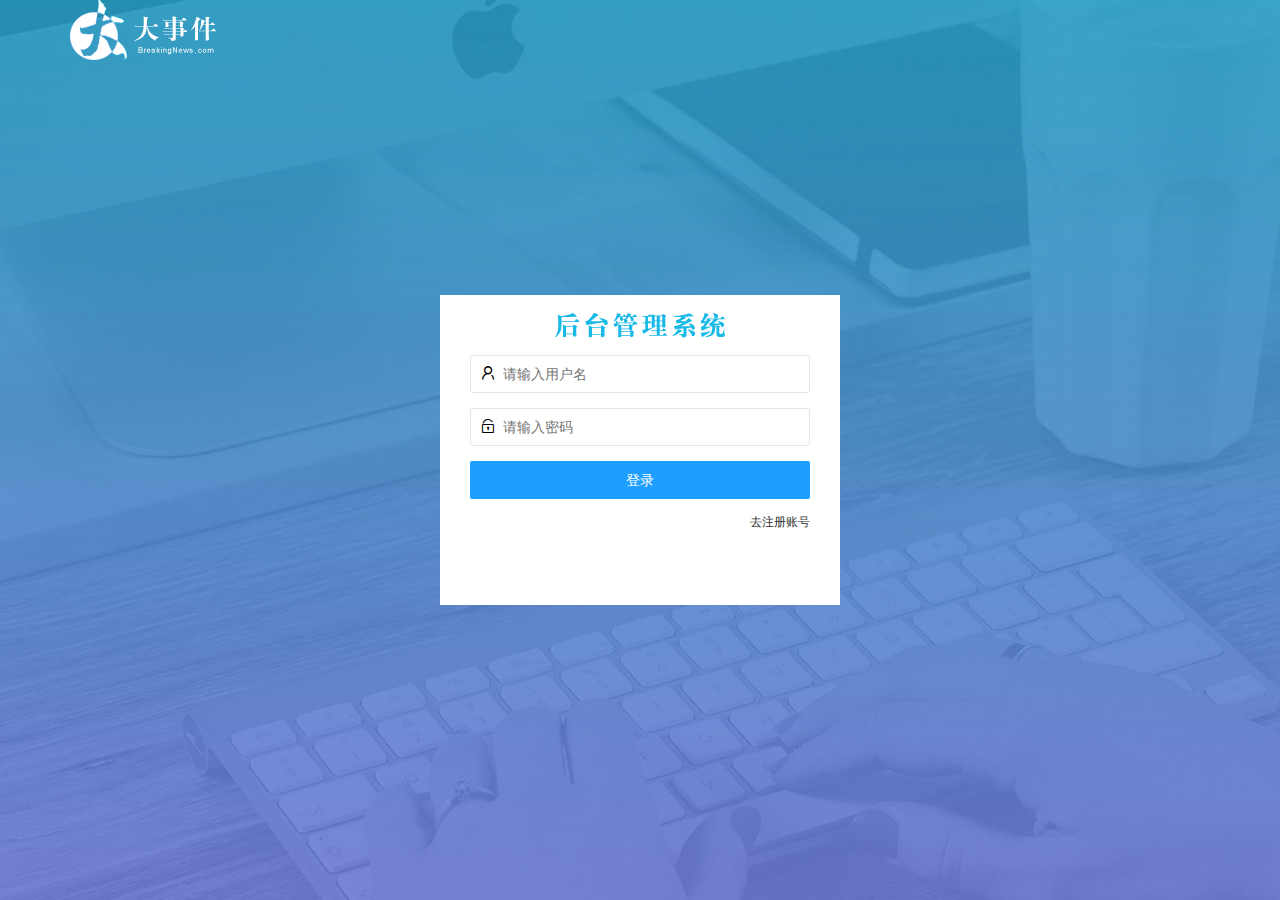
<file: login.html>
<!DOCTYPE html>
<html lang="en">

<head>
    <meta charset="UTF-8">
    <meta http-equiv="X-UA-Compatible" content="IE=edge">
    <meta name="viewport" content="width=device-width, initial-scale=1.0">
    <title>大事件-登录/注册</title>
    <!-- 导入layui的css样式  -->
    <link rel="stylesheet" href="./assets/lib/layui/css/layui.css">
    <link rel="stylesheet" href="./assets/css/login.css">
</head>

<body>
    <!-- 头部的logo区域 -->
    <div class="layui-main">
        <img src="/images/logo.png" alt="">
    </div>

    <!-- 登录注册区域 -->
    <div class="loginAndRegBox">
        <div class="title-box"></div>
        <!-- 登录的盒子 -->
        <div class="login-box">
            <!-- 登录的表单 -->
            <form class="layui-form" id="form_login">
                <!-- 用户名 -->
                <div class="layui-form-item">
                    <i class="layui-icon layui-icon-username"></i>
                    <input type="text" name="username" required lay-verify="required" placeholder="请输入用户名"
                        autocomplete="off" class="layui-input">
                </div>
                <!-- 密码 -->
                <div class="layui-form-item">
                    <i class="layui-icon layui-icon-password"></i>
                    <input type="password" name="password" required lay-verify="required|pwd" placeholder="请输入密码"
                        autocomplete="off" class="layui-input">
                </div>
                <!-- 登录按钮 -->
                <div class="layui-form-item">
                    <button class="layui-btn layui-btn-fluid layui-btn-normal" lay-submit>登录</button>
                </div>
                <div class="layui-form-item links">
                    <a href="javascript:;" id="link_reg">去注册账号</a>
                </div>
            </form>
        </div>
        <!-- 注册的盒子 -->
        <div class="reg-box">
            <!-- 注册的表单 -->
            <form class="layui-form" id="form_reg">
                <!-- 用户名 -->
                <div class="layui-form-item">
                    <i class="layui-icon layui-icon-username"></i>
                    <input type="text" name="username" required lay-verify="required" placeholder="请输入用户名"
                        autocomplete="off" class="layui-input">
                </div>
                <!-- 密码 -->
                <div class="layui-form-item">
                    <i class="layui-icon layui-icon-password"></i>
                    <input type="password" name="password" required lay-verify="required|pwd" placeholder="请输入密码"
                        autocomplete="off" class="layui-input">
                </div>
                <!-- 确认密码 -->
                <div class="layui-form-item">
                    <i class="layui-icon layui-icon-password"></i>
                    <input type="password" name="repassword" required lay-verify="required|repwd" placeholder="再次确认密码"
                        autocomplete="off" class="layui-input">
                </div>
                <!-- 注册按钮 -->
                <div class="layui-form-item">
                    <button class="layui-btn layui-btn-fluid layui-btn-normal" lay-submit>注册</button>
                </div>
                <div class="layui-form-item links">
                    <a href="javascript:;" id="link_login">去登录</a>
                </div>
            </form>
        </div>
    </div>
    <!-- 导入laiui的js文件 -->
    <script src="/assets/lib/layui/layui.all.js"></script>

    <script src="/assets/lib/jquery.js"></script>
    <!-- 导入ajaxPrefilter这个函数的js -->
    <script src="/assets/js/baseAPI.js"></script>

    <script src="/assets/js/login.js"></script>
</body>

</html>
</file>
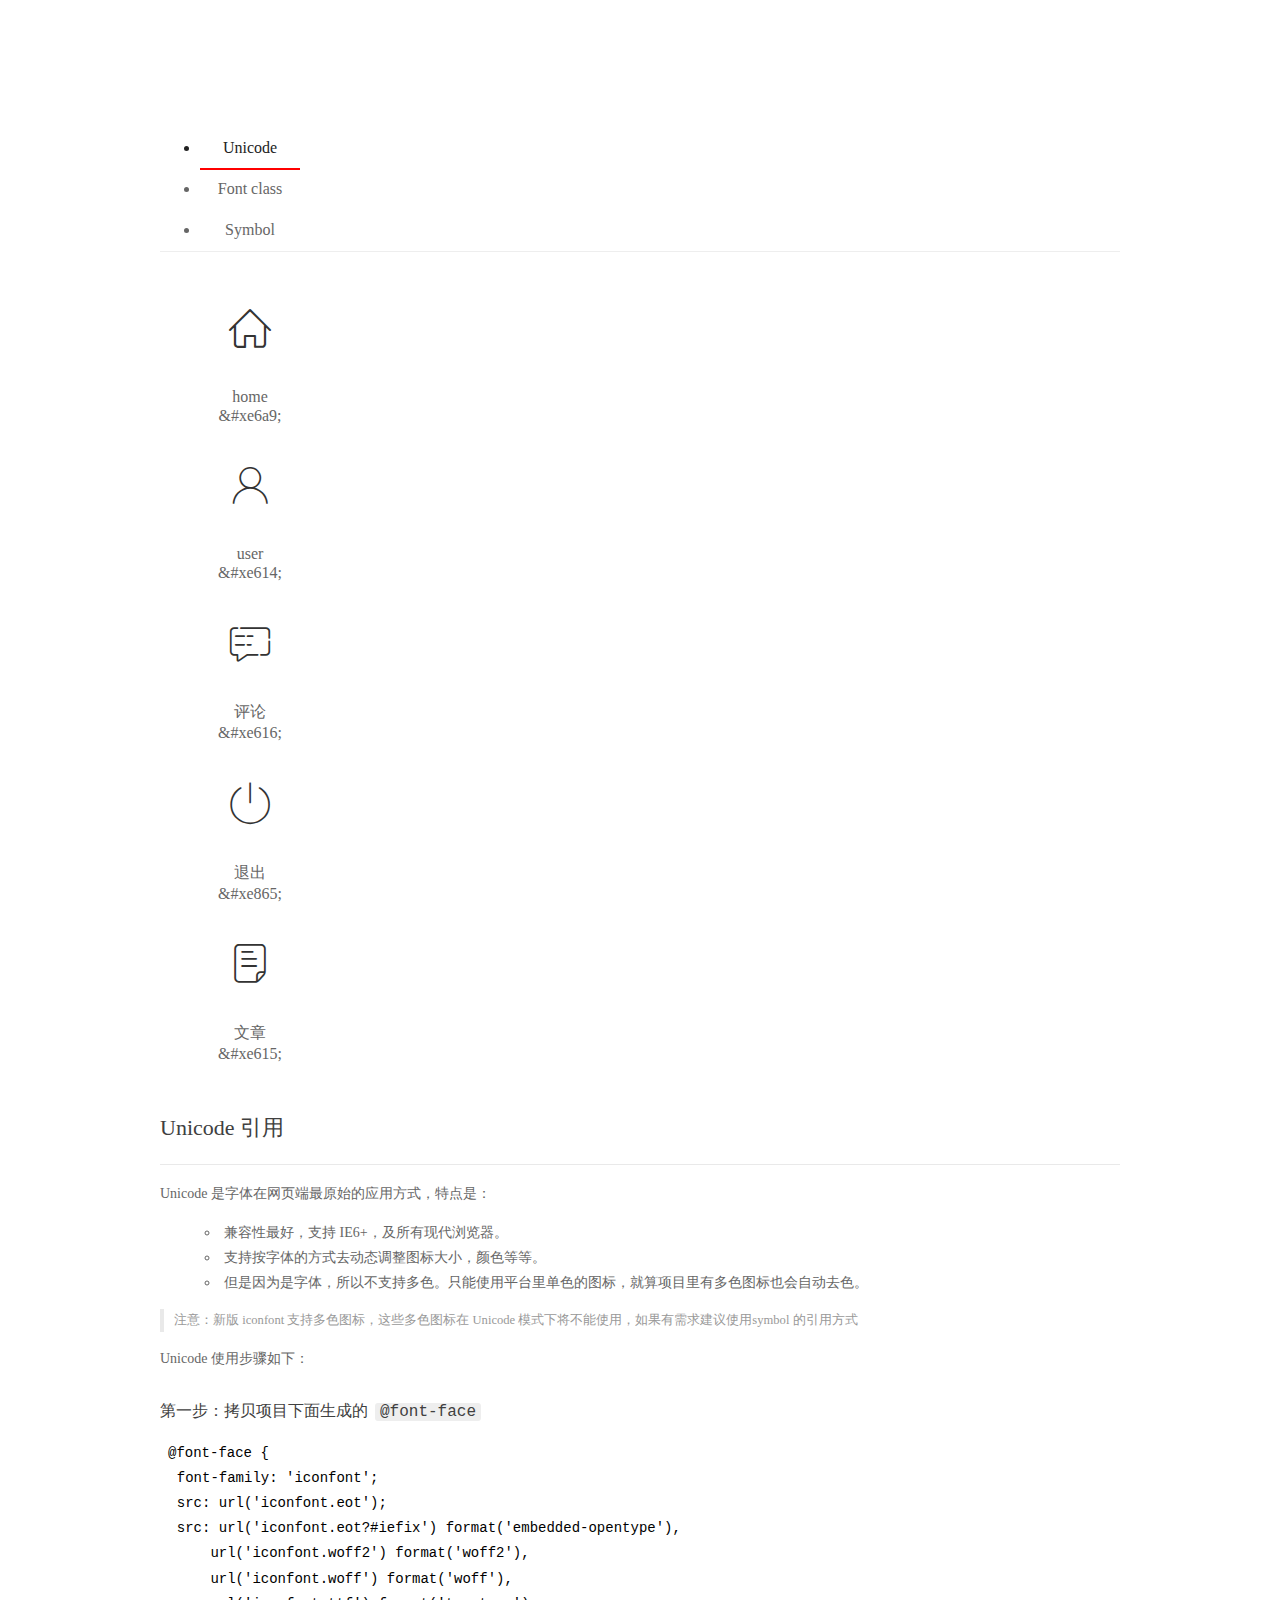
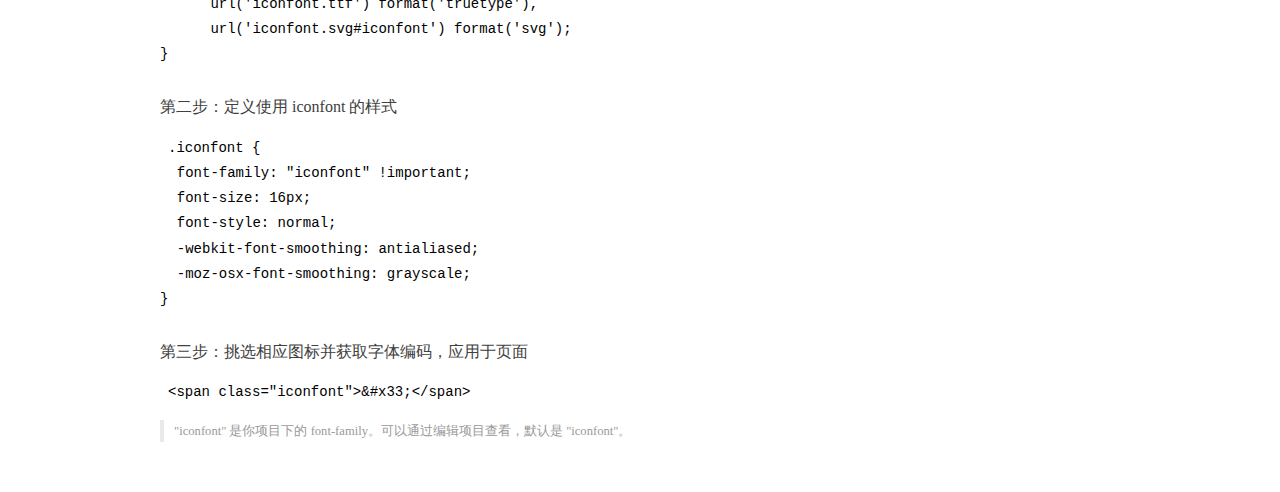
<file: fonts/demo_index.html>
<!DOCTYPE html>
<html>
<head>
  <meta charset="utf-8"/>
  <title>IconFont Demo</title>
  <link rel="shortcut icon" href="https://gtms04.alicdn.com/tps/i4/TB1_oz6GVXXXXaFXpXXJDFnIXXX-64-64.ico" type="image/x-icon"/>
  <link rel="stylesheet" href="https://g.alicdn.com/thx/cube/1.3.2/cube.min.css">
  <link rel="stylesheet" href="demo.css">
  <link rel="stylesheet" href="iconfont.css">
  <script src="iconfont.js"></script>
  <!-- jQuery -->
  <script src="https://a1.alicdn.com/oss/uploads/2018/12/26/7bfddb60-08e8-11e9-9b04-53e73bb6408b.js"></script>
  <!-- 代码高亮 -->
  <script src="https://a1.alicdn.com/oss/uploads/2018/12/26/a3f714d0-08e6-11e9-8a15-ebf944d7534c.js"></script>
</head>
<body>
  <div class="main">
    <h1 class="logo"><a href="https://www.iconfont.cn/" title="iconfont 首页" target="_blank">&#xe86b;</a></h1>
    <div class="nav-tabs">
      <ul id="tabs" class="dib-box">
        <li class="dib active"><span>Unicode</span></li>
        <li class="dib"><span>Font class</span></li>
        <li class="dib"><span>Symbol</span></li>
      </ul>
      
    </div>
    <div class="tab-container">
      <div class="content unicode" style="display: block;">
          <ul class="icon_lists dib-box">
          
            <li class="dib">
              <span class="icon iconfont">&#xe6a9;</span>
                <div class="name">home</div>
                <div class="code-name">&amp;#xe6a9;</div>
              </li>
          
            <li class="dib">
              <span class="icon iconfont">&#xe614;</span>
                <div class="name">user</div>
                <div class="code-name">&amp;#xe614;</div>
              </li>
          
            <li class="dib">
              <span class="icon iconfont">&#xe616;</span>
                <div class="name">评论</div>
                <div class="code-name">&amp;#xe616;</div>
              </li>
          
            <li class="dib">
              <span class="icon iconfont">&#xe865;</span>
                <div class="name">退出</div>
                <div class="code-name">&amp;#xe865;</div>
              </li>
          
            <li class="dib">
              <span class="icon iconfont">&#xe615;</span>
                <div class="name">文章</div>
                <div class="code-name">&amp;#xe615;</div>
              </li>
          
          </ul>
          <div class="article markdown">
          <h2 id="unicode-">Unicode 引用</h2>
          <hr>

          <p>Unicode 是字体在网页端最原始的应用方式，特点是：</p>
          <ul>
            <li>兼容性最好，支持 IE6+，及所有现代浏览器。</li>
            <li>支持按字体的方式去动态调整图标大小，颜色等等。</li>
            <li>但是因为是字体，所以不支持多色。只能使用平台里单色的图标，就算项目里有多色图标也会自动去色。</li>
          </ul>
          <blockquote>
            <p>注意：新版 iconfont 支持多色图标，这些多色图标在 Unicode 模式下将不能使用，如果有需求建议使用symbol 的引用方式</p>
          </blockquote>
          <p>Unicode 使用步骤如下：</p>
          <h3 id="-font-face">第一步：拷贝项目下面生成的 <code>@font-face</code></h3>
<pre><code class="language-css"
>@font-face {
  font-family: 'iconfont';
  src: url('iconfont.eot');
  src: url('iconfont.eot?#iefix') format('embedded-opentype'),
      url('iconfont.woff2') format('woff2'),
      url('iconfont.woff') format('woff'),
      url('iconfont.ttf') format('truetype'),
      url('iconfont.svg#iconfont') format('svg');
}
</code></pre>
          <h3 id="-iconfont-">第二步：定义使用 iconfont 的样式</h3>
<pre><code class="language-css"
>.iconfont {
  font-family: "iconfont" !important;
  font-size: 16px;
  font-style: normal;
  -webkit-font-smoothing: antialiased;
  -moz-osx-font-smoothing: grayscale;
}
</code></pre>
          <h3 id="-">第三步：挑选相应图标并获取字体编码，应用于页面</h3>
<pre>
<code class="language-html"
>&lt;span class="iconfont"&gt;&amp;#x33;&lt;/span&gt;
</code></pre>
          <blockquote>
            <p>"iconfont" 是你项目下的 font-family。可以通过编辑项目查看，默认是 "iconfont"。</p>
          </blockquote>
          </div>
      </div>
      <div class="content font-class">
        <ul class="icon_lists dib-box">
          
          <li class="dib">
            <span class="icon iconfont icon-home"></span>
            <div class="name">
              home
            </div>
            <div class="code-name">.icon-home
            </div>
          </li>
          
          <li class="dib">
            <span class="icon iconfont icon-user"></span>
            <div class="name">
              user
            </div>
            <div class="code-name">.icon-user
            </div>
          </li>
          
          <li class="dib">
            <span class="icon iconfont icon-pinglun"></span>
            <div class="name">
              评论
            </div>
            <div class="code-name">.icon-pinglun
            </div>
          </li>
          
          <li class="dib">
            <span class="icon iconfont icon-tuichu"></span>
            <div class="name">
              退出
            </div>
            <div class="code-name">.icon-tuichu
            </div>
          </li>
          
          <li class="dib">
            <span class="icon iconfont icon-16"></span>
            <div class="name">
              文章
            </div>
            <div class="code-name">.icon-16
            </div>
          </li>
          
        </ul>
        <div class="article markdown">
        <h2 id="font-class-">font-class 引用</h2>
        <hr>

        <p>font-class 是 Unicode 使用方式的一种变种，主要是解决 Unicode 书写不直观，语意不明确的问题。</p>
        <p>与 Unicode 使用方式相比，具有如下特点：</p>
        <ul>
          <li>兼容性良好，支持 IE8+，及所有现代浏览器。</li>
          <li>相比于 Unicode 语意明确，书写更直观。可以很容易分辨这个 icon 是什么。</li>
          <li>因为使用 class 来定义图标，所以当要替换图标时，只需要修改 class 里面的 Unicode 引用。</li>
          <li>不过因为本质上还是使用的字体，所以多色图标还是不支持的。</li>
        </ul>
        <p>使用步骤如下：</p>
        <h3 id="-fontclass-">第一步：引入项目下面生成的 fontclass 代码：</h3>
<pre><code class="language-html">&lt;link rel="stylesheet" href="./iconfont.css"&gt;
</code></pre>
        <h3 id="-">第二步：挑选相应图标并获取类名，应用于页面：</h3>
<pre><code class="language-html">&lt;span class="iconfont icon-xxx"&gt;&lt;/span&gt;
</code></pre>
        <blockquote>
          <p>"
            iconfont" 是你项目下的 font-family。可以通过编辑项目查看，默认是 "iconfont"。</p>
        </blockquote>
      </div>
      </div>
      <div class="content symbol">
          <ul class="icon_lists dib-box">
          
            <li class="dib">
                <svg class="icon svg-icon" aria-hidden="true">
                  <use xlink:href="#icon-home"></use>
                </svg>
                <div class="name">home</div>
                <div class="code-name">#icon-home</div>
            </li>
          
            <li class="dib">
                <svg class="icon svg-icon" aria-hidden="true">
                  <use xlink:href="#icon-user"></use>
                </svg>
                <div class="name">user</div>
                <div class="code-name">#icon-user</div>
            </li>
          
            <li class="dib">
                <svg class="icon svg-icon" aria-hidden="true">
                  <use xlink:href="#icon-pinglun"></use>
                </svg>
                <div class="name">评论</div>
                <div class="code-name">#icon-pinglun</div>
            </li>
          
            <li class="dib">
                <svg class="icon svg-icon" aria-hidden="true">
                  <use xlink:href="#icon-tuichu"></use>
                </svg>
                <div class="name">退出</div>
                <div class="code-name">#icon-tuichu</div>
            </li>
          
            <li class="dib">
                <svg class="icon svg-icon" aria-hidden="true">
                  <use xlink:href="#icon-16"></use>
                </svg>
                <div class="name">文章</div>
                <div class="code-name">#icon-16</div>
            </li>
          
          </ul>
          <div class="article markdown">
          <h2 id="symbol-">Symbol 引用</h2>
          <hr>

          <p>这是一种全新的使用方式，应该说这才是未来的主流，也是平台目前推荐的用法。相关介绍可以参考这篇<a href="">文章</a>
            这种用法其实是做了一个 SVG 的集合，与另外两种相比具有如下特点：</p>
          <ul>
            <li>支持多色图标了，不再受单色限制。</li>
            <li>通过一些技巧，支持像字体那样，通过 <code>font-size</code>, <code>color</code> 来调整样式。</li>
            <li>兼容性较差，支持 IE9+，及现代浏览器。</li>
            <li>浏览器渲染 SVG 的性能一般，还不如 png。</li>
          </ul>
          <p>使用步骤如下：</p>
          <h3 id="-symbol-">第一步：引入项目下面生成的 symbol 代码：</h3>
<pre><code class="language-html">&lt;script src="./iconfont.js"&gt;&lt;/script&gt;
</code></pre>
          <h3 id="-css-">第二步：加入通用 CSS 代码（引入一次就行）：</h3>
<pre><code class="language-html">&lt;style&gt;
.icon {
  width: 1em;
  height: 1em;
  vertical-align: -0.15em;
  fill: currentColor;
  overflow: hidden;
}
&lt;/style&gt;
</code></pre>
          <h3 id="-">第三步：挑选相应图标并获取类名，应用于页面：</h3>
<pre><code class="language-html">&lt;svg class="icon" aria-hidden="true"&gt;
  &lt;use xlink:href="#icon-xxx"&gt;&lt;/use&gt;
&lt;/svg&gt;
</code></pre>
          </div>
      </div>

    </div>
  </div>
  <script>
  $(document).ready(function () {
      $('.tab-container .content:first').show()

      $('#tabs li').click(function (e) {
        var tabContent = $('.tab-container .content')
        var index = $(this).index()

        if ($(this).hasClass('active')) {
          return
        } else {
          $('#tabs li').removeClass('active')
          $(this).addClass('active')

          tabContent.hide().eq(index).fadeIn()
        }
      })
    })
  </script>
</body>
</html>
</file>
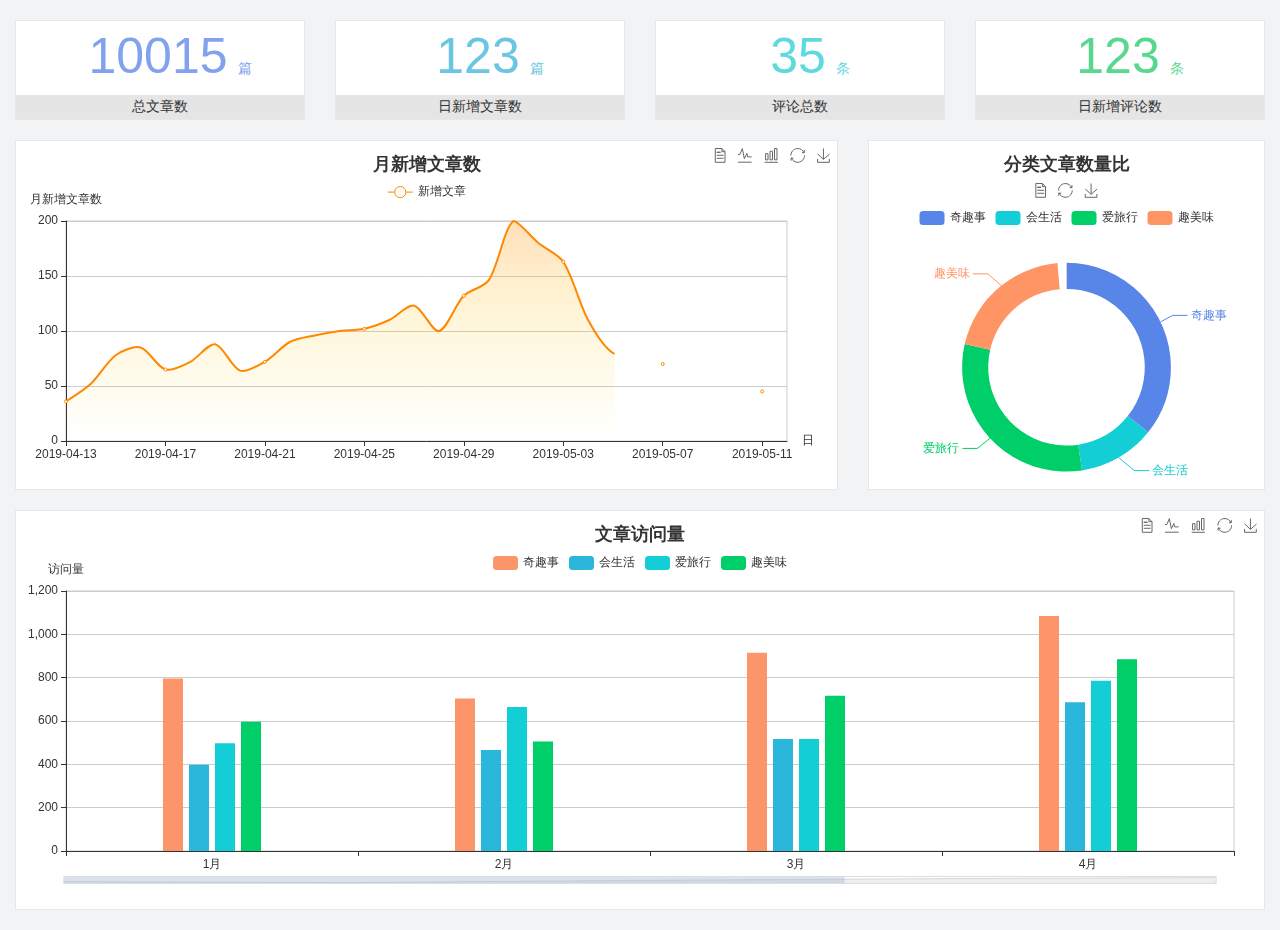
<file: home/dashboard.html>
<!DOCTYPE html>
<html lang="en">

<head>
  <meta charset="UTF-8">
  <meta name="viewport" content="width=device-width, initial-scale=1.0">
  <meta http-equiv="X-UA-Compatible" content="ie=edge">
  <title>图表统计</title>
  <link rel="stylesheet" href="../../assets/lib/bootstrap.css" />
  <link rel="stylesheet" href="../../assets/lib/main.css" />
  <script src="../../assets/lib/jquery.js"></script>
  <script type="text/javascript" src="../../assets/lib/echarts.min.js"></script>
</head>

<body>
  <div class="container-fluid">
    <div class="row spannel_list">
      <div class="col-sm-3 col-xs-6">
        <div class="spannel">
          <em>10015</em><span>篇</span>
          <b>总文章数</b>
        </div>
      </div>
      <div class="col-sm-3 col-xs-6">
        <div class="spannel scolor01">
          <em>123</em><span>篇</span>
          <b>日新增文章数</b>
        </div>
      </div>
      <div class="col-sm-3 col-xs-6">
        <div class="spannel scolor02">
          <em>35</em><span>条</span>
          <b>评论总数</b>
        </div>
      </div>
      <div class="col-sm-3 col-xs-6">
        <div class="spannel scolor03">
          <em>123</em><span>条</span>
          <b>日新增评论数</b>
        </div>
      </div>
    </div>
  </div>

  <div class="container-fluid">
    <div class="row curve-pie">
      <div class="col-lg-8 col-md-8">
        <div class="gragh_pannel" id="curve_show"></div>
      </div>
      <div class="col-lg-4 col-md-4">
        <div class="gragh_pannel" id="pie_show"></div>
      </div>
    </div>
  </div>

  <div class="container-fluid">
    <div class="column_pannel" id="column_show"></div>
  </div>

  <script>
    var oChart = echarts.init(document.getElementById('curve_show'));
    var aList_all = [
      { 'count': 36, 'date': '2019-04-13' },
      { 'count': 52, 'date': '2019-04-14' },
      { 'count': 78, 'date': '2019-04-15' },
      { 'count': 85, 'date': '2019-04-16' },
      { 'count': 65, 'date': '2019-04-17' },
      { 'count': 72, 'date': '2019-04-18' },
      { 'count': 88, 'date': '2019-04-19' },
      { 'count': 64, 'date': '2019-04-20' },
      { 'count': 72, 'date': '2019-04-21' },
      { 'count': 90, 'date': '2019-04-22' },
      { 'count': 96, 'date': '2019-04-23' },
      { 'count': 100, 'date': '2019-04-24' },
      { 'count': 102, 'date': '2019-04-25' },
      { 'count': 110, 'date': '2019-04-26' },
      { 'count': 123, 'date': '2019-04-27' },
      { 'count': 100, 'date': '2019-04-28' },
      { 'count': 132, 'date': '2019-04-29' },
      { 'count': 146, 'date': '2019-04-30' },
      { 'count': 200, 'date': '2019-05-01' },
      { 'count': 180, 'date': '2019-05-02' },
      { 'count': 163, 'date': '2019-05-03' },
      { 'count': 110, 'date': '2019-05-04' },
      { 'count': 80, 'date': '2019-05-05' },
      { 'count': 82, 'date': '2019-05-06' },
      { 'count': 70, 'date': '2019-05-07' },
      { 'count': 65, 'date': '2019-05-08' },
      { 'count': 54, 'date': '2019-05-09' },
      { 'count': 40, 'date': '2019-05-10' },
      { 'count': 45, 'date': '2019-05-11' },
      { 'count': 38, 'date': '2019-05-12' },
    ];

    let aCount = [];
    let aDate = [];

    for (var i = 0; i < aList_all.length; i++) {
      aCount.push(aList_all[i].count);
      aDate.push(aList_all[i].date);
    }

    var chartopt = {
      title: {
        text: '月新增文章数',
        left: 'center',
        top: '10'
      },
      tooltip: {
        trigger: 'axis'
      },
      legend: {
        data: ['新增文章'],
        top: '40'
      },
      toolbox: {
        show: true,
        feature: {
          mark: { show: true },
          dataView: { show: true, readOnly: false },
          magicType: { show: true, type: ['line', 'bar'] },
          restore: { show: true },
          saveAsImage: { show: true }
        }
      },
      calculable: true,
      xAxis: [
        {
          name: '日',
          type: 'category',
          boundaryGap: false,
          data: aDate
        }
      ],
      yAxis: [
        {
          name: '月新增文章数',
          type: 'value'
        }
      ],
      series: [
        {
          name: '新增文章',
          type: 'line',
          smooth: true,
          itemStyle: { normal: { areaStyle: { type: 'default' }, color: '#f80' }, lineStyle: { color: '#f80' } },
          data: aCount
        }],
      areaStyle: {
        normal: {
          color: new echarts.graphic.LinearGradient(0, 0, 0, 1, [{
            offset: 0,
            color: 'rgba(255,136,0,0.39)'
          }, {
            offset: .34,
            color: 'rgba(255,180,0,0.25)'
          }, {
            offset: 1,
            color: 'rgba(255,222,0,0.00)'
          }])

        }
      },
      grid: {
        show: true,
        x: 50,
        x2: 50,
        y: 80,
        height: 220
      }
    };

    oChart.setOption(chartopt);


    var oPie = echarts.init(document.getElementById('pie_show'));
    var oPieopt =
    {
      title: {
        top: 10,
        text: '分类文章数量比',
        x: 'center'
      },
      tooltip: {
        trigger: 'item',
        formatter: "{a} <br/>{b} : {c} ({d}%)"
      },
      color: ['#5885e8', '#13cfd5', '#00ce68', '#ff9565'],
      legend: {
        x: 'center',
        top: 65,
        data: ['奇趣事', '会生活', '爱旅行', '趣美味']
      },
      toolbox: {
        show: true,
        x: 'center',
        top: 35,
        feature: {
          mark: { show: true },
          dataView: { show: true, readOnly: false },
          magicType: {
            show: true,
            type: ['pie', 'funnel'],
            option: {
              funnel: {
                x: '25%',
                width: '50%',
                funnelAlign: 'left',
                max: 1548
              }
            }
          },
          restore: { show: true },
          saveAsImage: { show: true }
        }
      },
      calculable: true,
      series: [
        {
          name: '访问来源',
          type: 'pie',
          radius: ['45%', '60%'],
          center: ['50%', '65%'],
          data: [
            { value: 300, name: '奇趣事' },
            { value: 100, name: '会生活' },
            { value: 260, name: '爱旅行' },
            { value: 180, name: '趣美味' }
          ]
        }
      ]
    };
    oPie.setOption(oPieopt);



    var oColumn = this.echarts.init(document.getElementById('column_show'));
    var oColumnopt =
    {
      title: {
        text: '文章访问量',
        left: 'center',
        top: '10'
      },
      tooltip: {
        trigger: 'axis'
      },
      legend: {
        data: ['奇趣事', '会生活', '爱旅行', '趣美味'],
        top: '40'
      },
      toolbox: {
        show: true,
        feature: {
          mark: { show: true },
          dataView: { show: true, readOnly: false },
          magicType: { show: true, type: ['line', 'bar'] },
          restore: { show: true },
          saveAsImage: { show: true }
        }
      },
      calculable: true,
      xAxis: [
        {
          type: 'category',
          data: ['1月', '2月', '3月', '4月', '5月']
        }
      ],
      yAxis: [
        {
          name: '访问量',
          type: 'value'
        }
      ],
      series: [
        {
          name: '奇趣事',
          type: 'bar',
          barWidth: 20,
          itemStyle: {
            normal: { areaStyle: { type: 'default' }, color: '#fd956a' }
          },
          data: [800, 708, 920, 1090, 1200]
        },
        {
          name: '会生活',
          type: 'bar',
          barWidth: 20,
          itemStyle: {
            normal: { areaStyle: { type: 'default' }, color: '#2bb6db' }
          },
          data: [400, 468, 520, 690, 800]
        },
        {
          name: '爱旅行',
          type: 'bar',
          barWidth: 20,
          itemStyle: {
            normal: { areaStyle: { type: 'default' }, color: '#13cfd5' }
          },
          data: [500, 668, 520, 790, 900]
        },
        {
          name: '趣美味',
          type: 'bar',
          barWidth: 20,
          itemStyle: {
            normal: { areaStyle: { type: 'default' }, color: '#00ce68' }
          },
          data: [600, 508, 720, 890, 1000]
        }
      ],
      grid: {
        show: true,
        x: 50,
        x2: 30,
        y: 80,
        height: 260
      },
      dataZoom: [//给x轴设置滚动条
        {
          start: 0,//默认为0
          end: 100 - 1000 / 31,//默认为100
          type: 'slider',
          show: true,
          xAxisIndex: [0],
          handleSize: 0,//滑动条的 左右2个滑动条的大小
          height: 8,//组件高度
          left: 45, //左边的距离
          right: 50,//右边的距离
          bottom: 26,//右边的距离
          handleColor: '#ddd',//h滑动图标的颜色
          handleStyle: {
            borderColor: "#cacaca",
            borderWidth: "1",
            shadowBlur: 2,
            background: "#ddd",
            shadowColor: "#ddd",
          }
        }]
    };
    oColumn.setOption(oColumnopt);
  </script>
</body>

</html>
</file>
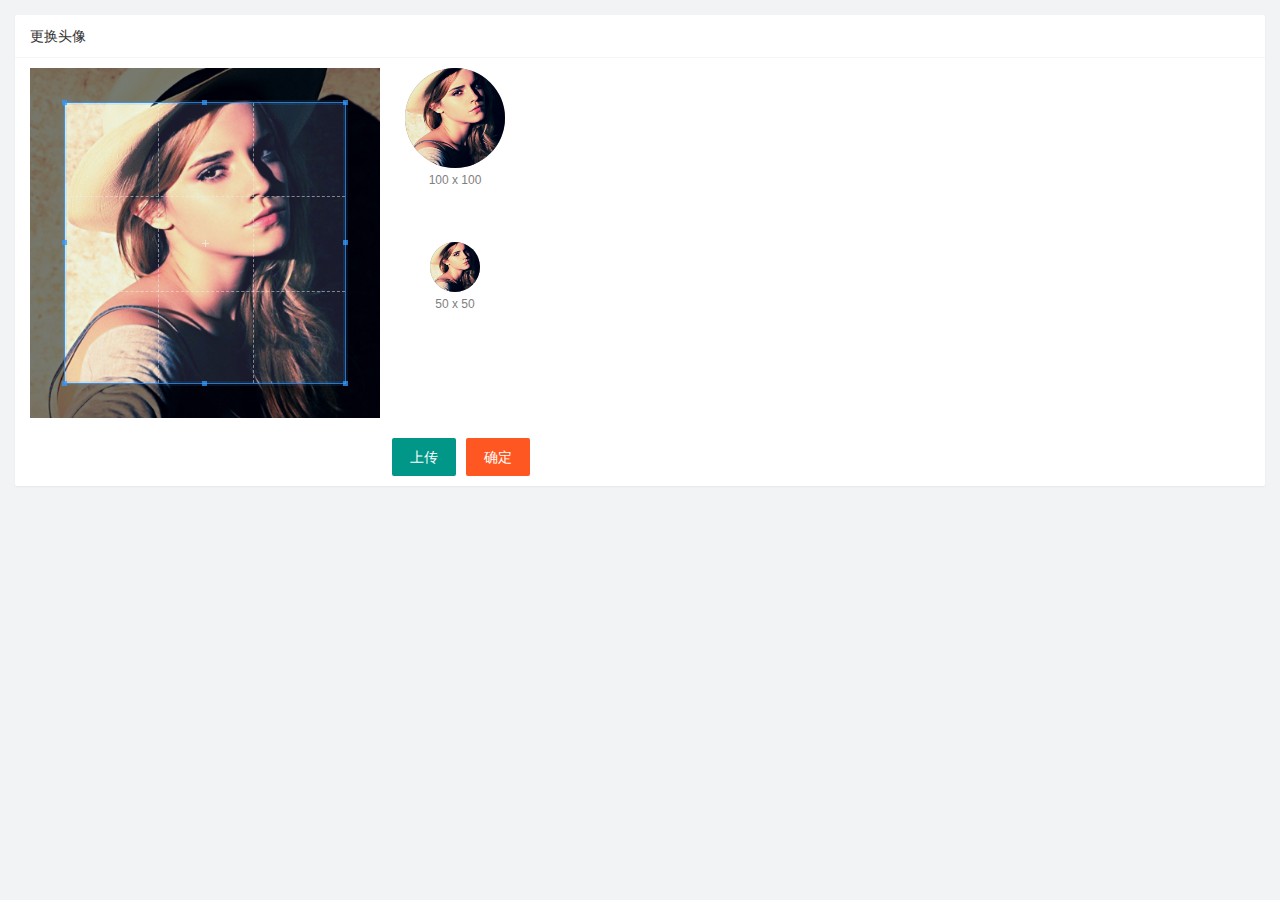
<file: user/user_avatar.html>
<!DOCTYPE html>
<html lang="en">

<head>
    <meta charset="UTF-8">
    <meta http-equiv="X-UA-Compatible" content="IE=edge">
    <meta name="viewport" content="width=device-width, initial-scale=1.0">
    <title>Document</title>
    <link rel="stylesheet" href="/assets/lib/layui/css/layui.css">
    <link rel="stylesheet" href="/assets/lib/cropper/cropper.css">
    <link rel="stylesheet" href="/assets/css/user/user_avatar.css">
</head>

<body>
    <!-- 卡片区域 -->
    <div class="layui-card">
        <div class="layui-card-header">更换头像</div>
        <div class="layui-card-body">
            <!-- 第一行的图片裁剪和预览区域 -->
            <div class="row1">
                <!-- 图片裁剪区域 -->
                <div class="cropper-box">
                    <!-- 这个 img 标签很重要，将来会把它初始化为裁剪区域 -->
                    <img id="image" src="/images/sample.jpg" />
                </div>
                <!-- 图片的预览区域 -->
                <div class="preview-box">
                    <div>
                        <!-- 宽高为 100px 的预览区域 -->
                        <div class="img-preview w100"></div>
                        <p class="size">100 x 100</p>
                    </div>
                    <div>
                        <!-- 宽高为 50px 的预览区域 -->
                        <div class="img-preview w50"></div>
                        <p class="size">50 x 50</p>
                    </div>
                </div>
            </div>

            <!-- 第二行的按钮区域 -->
            <div class="row2">
                <!-- 通过accept属性选择上传的图片类型 -->
                <input type="file" id="file" accept="image/png,image/jpeg">
                <button type="button" class="layui-btn" id="btnimg">上传</button>
                <button type="button" class="layui-btn layui-btn-danger" id="btnUpload">确定</button>
            </div>
        </div>
    </div>
    <script src="/assets/lib/layui/layui.all.js"></script>
    <script src="/assets/lib/jquery.js"></script>
    <script src="/assets/lib/cropper/Cropper.js"></script>
    <script src="/assets/lib/cropper/jquery-cropper.js"></script>
    <script src="/assets/js/baseAPI.js"></script>
    <script src="/assets/js/user/user_avatar.js"></script>
</body>

</html>
</file>
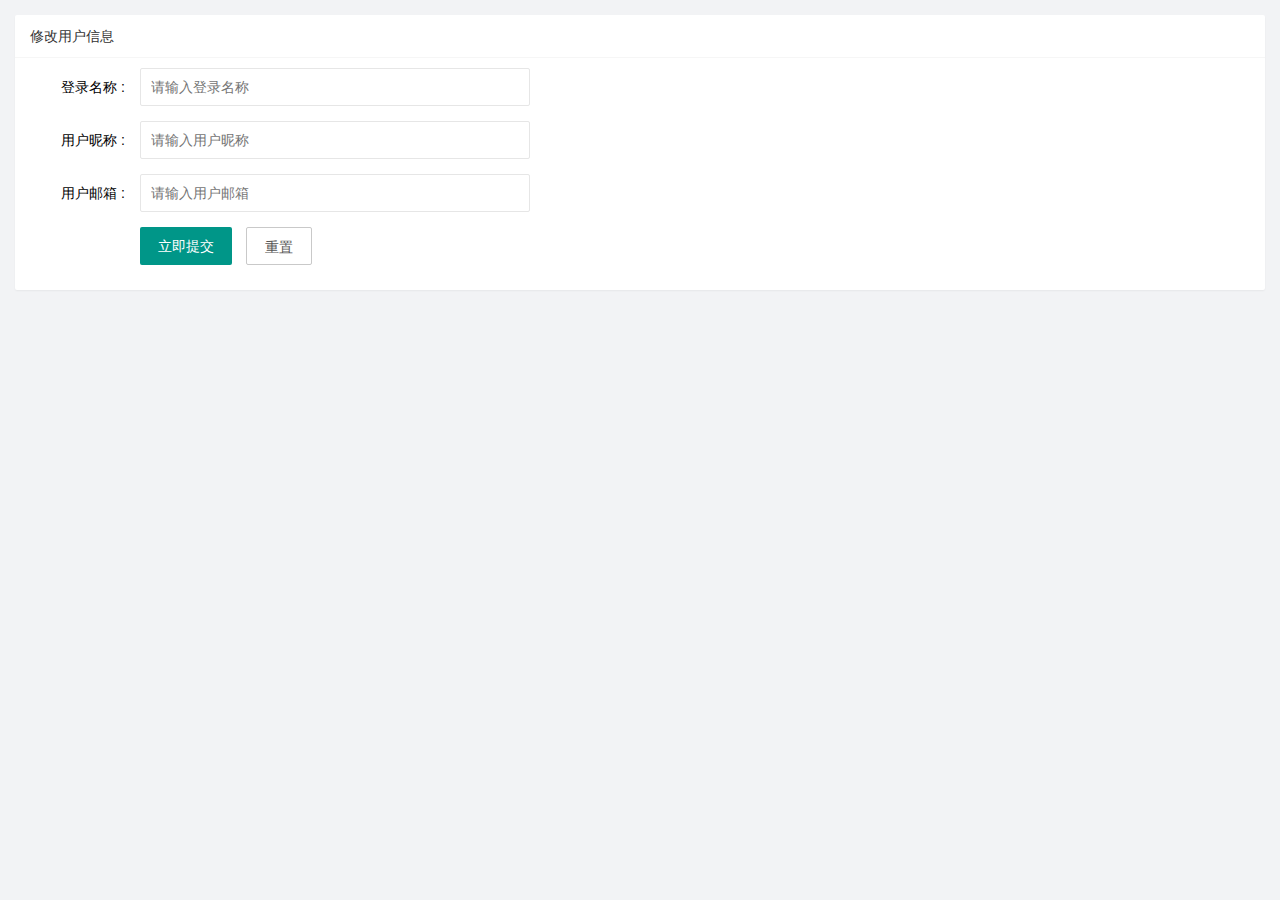
<file: user/user_info.html>
<!DOCTYPE html>
<html lang="en">

<head>
    <meta charset="UTF-8">
    <meta http-equiv="X-UA-Compatible" content="IE=edge">
    <meta name="viewport" content="width=device-width, initial-scale=1.0">
    <title>Document</title>
    <link rel="stylesheet" href="/assets/lib/layui/css/layui.css">
    <link rel="stylesheet" href="/assets/css/user/user_info.css">
</head>

<body>
    <!-- 卡片面板 -->
    <div class="layui-card">
        <div class="layui-card-header">修改用户信息</div>
        <div class="layui-card-body">
            <!-- form表单 -->
            <form class="layui-form" lay-filter="formUserInfo">
                <!-- 隐藏域 -->
                <input type="hidden" name="id">
                <div class="layui-form-item">
                    <label class="layui-form-label">登录名称 :</label>
                    <div class="layui-input-block">
                        <input type="text" name="username" required lay-verify="required" placeholder="请输入登录名称"
                            autocomplete="off" class="layui-input">
                    </div>
                </div>
                <div class="layui-form-item">
                    <label class="layui-form-label">用户昵称 :</label>
                    <div class="layui-input-block">
                        <input type="text" name="nickname" required lay-verify="required|nickname" placeholder="请输入用户昵称"
                            autocomplete="off" class="layui-input">
                    </div>
                </div>
                <div class="layui-form-item">
                    <label class="layui-form-label">用户邮箱 :</label>
                    <div class="layui-input-block">
                        <input type="text" name="email" required lay-verify="required|email" placeholder="请输入用户邮箱"
                            autocomplete="off" class="layui-input">
                    </div>
                </div>
                <div class="layui-form-item">
                    <div class="layui-input-block">
                        <button class="layui-btn" lay-submit lay-filter="formDemo">立即提交</button>
                        <button type="reset" class="layui-btn layui-btn-primary" id="btnReset">重置</button>
                    </div>
                </div>
            </form>
        </div>
    </div>
    <script src="/assets/lib/layui/layui.all.js"></script>
    <script src="/assets/lib/jquery.js"></script>
    <script src="/assets/js/baseAPI.js"></script>
    <script src="/assets/js/user/user_info.js"></script>
</body>

</html>
</file>
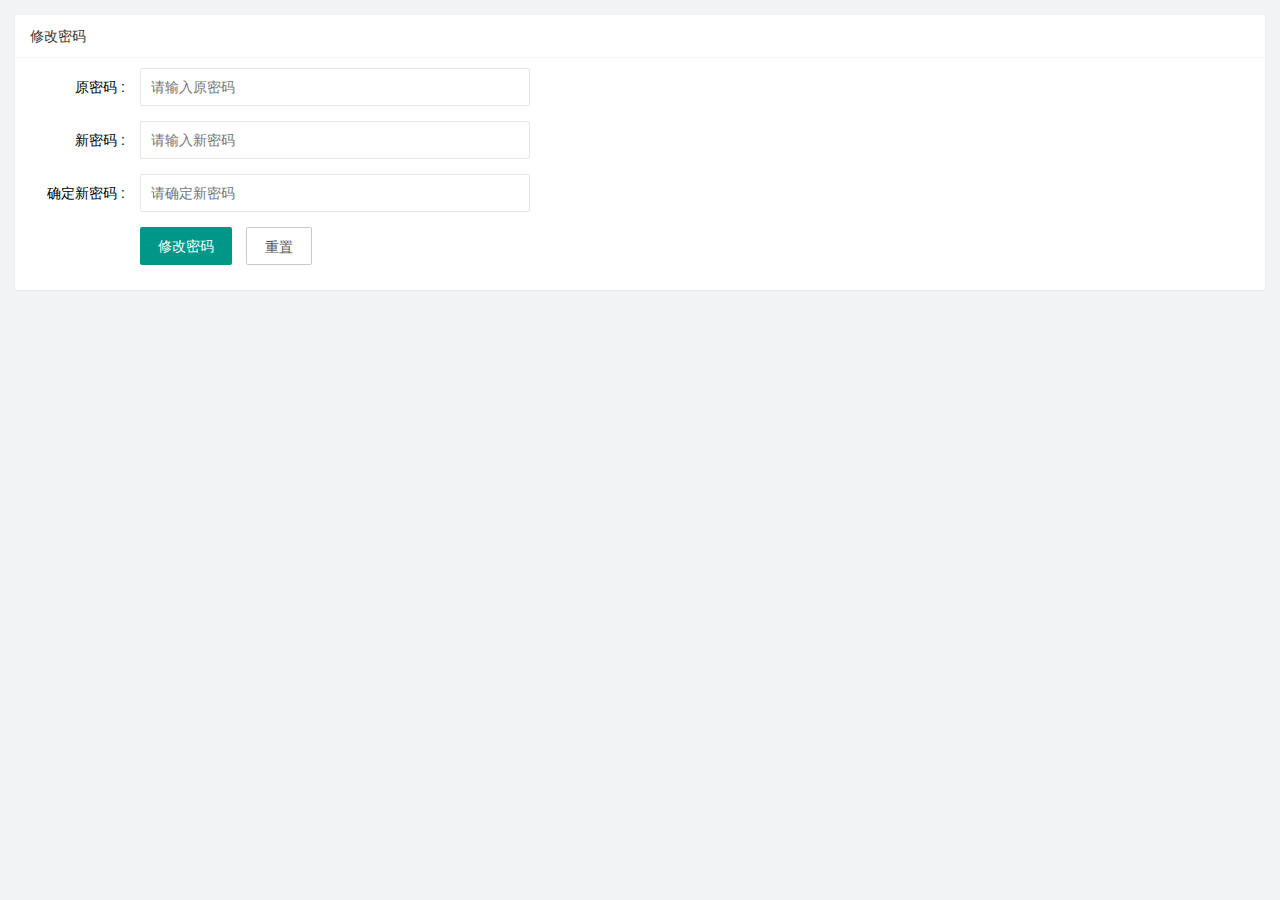
<file: user/user_pwd.html>
<!DOCTYPE html>
<html lang="en">

<head>
    <meta charset="UTF-8">
    <meta http-equiv="X-UA-Compatible" content="IE=edge">
    <meta name="viewport" content="width=device-width, initial-scale=1.0">
    <title>Document</title>
    <link rel="stylesheet" href="/assets/lib/layui/css/layui.css">
    <link rel="stylesheet" href="/assets/css/user/user_pwd.css">
</head>

<body>
    <!-- 卡片面板 -->
    <div class="layui-card">
        <div class="layui-card-header">修改密码</div>
        <div class="layui-card-body">
            <!-- form表单 -->
            <form class="layui-form">
                <div class="layui-form-item">
                    <label class="layui-form-label">原密码 :</label>
                    <div class="layui-input-block">
                        <input type="password" name="oldPwd" required lay-verify="required|pwd" placeholder="请输入原密码"
                            autocomplete="off" class="layui-input" id="oldpwd">
                    </div>
                </div>
                <div class="layui-form-item">
                    <label class="layui-form-label">新密码 :</label>
                    <div class="layui-input-block">
                        <input type="password" name="newPwd" required lay-verify="required|pwd|samePwd"
                            placeholder="请输入新密码" autocomplete="off" class="layui-input" id="newpwd">
                    </div>
                </div>
                <div class="layui-form-item">
                    <label class="layui-form-label">确定新密码 :</label>
                    <div class="layui-input-block">
                        <input type="password" name="rePwd" required lay-verify="required|pwd|rePwd"
                            placeholder="请确定新密码" autocomplete="off" class="layui-input" id="repwd">
                    </div>
                </div>
                <div class="layui-form-item">
                    <div class="layui-input-block">
                        <button class="layui-btn" lay-submit lay-filter="formDemo">修改密码</button>
                        <button type="reset" class="layui-btn layui-btn-primary" id="btnReset">重置</button>
                    </div>
                </div>
            </form>
        </div>
    </div>
    <script src="/assets/lib/layui/layui.all.js"></script>
    <script src="/assets/lib/jquery.js"></script>
    <script src="/assets/js/baseAPI.js"></script>
    <script src="/assets/js/user/user_pwd.js"></script>
</body>

</html>
</file>
<file: assets/lib/layui/css/layui.css>
/** layui-v2.5.5 MIT License By https://www.layui.com */
 .layui-inline,img{display:inline-block;vertical-align:middle}h1,h2,h3,h4,h5,h6{font-weight:400}.layui-edge,.layui-header,.layui-inline,.layui-main{position:relative}.layui-body,.layui-edge,.layui-elip{overflow:hidden}.layui-btn,.layui-edge,.layui-inline,img{vertical-align:middle}.layui-btn,.layui-disabled,.layui-icon,.layui-unselect{-moz-user-select:none;-webkit-user-select:none;-ms-user-select:none}.layui-elip,.layui-form-checkbox span,.layui-form-pane .layui-form-label{text-overflow:ellipsis;white-space:nowrap}.layui-breadcrumb,.layui-tree-btnGroup{visibility:hidden}blockquote,body,button,dd,div,dl,dt,form,h1,h2,h3,h4,h5,h6,input,li,ol,p,pre,td,textarea,th,ul{margin:0;padding:0;-webkit-tap-highlight-color:rgba(0,0,0,0)}a:active,a:hover{outline:0}img{border:none}li{list-style:none}table{border-collapse:collapse;border-spacing:0}h4,h5,h6{font-size:100%}button,input,optgroup,option,select,textarea{font-family:inherit;font-size:inherit;font-style:inherit;font-weight:inherit;outline:0}pre{white-space:pre-wrap;white-space:-moz-pre-wrap;white-space:-pre-wrap;white-space:-o-pre-wrap;word-wrap:break-word}body{line-height:24px;font:14px Helvetica Neue,Helvetica,PingFang SC,Tahoma,Arial,sans-serif}hr{height:1px;margin:10px 0;border:0;clear:both}a{color:#333;text-decoration:none}a:hover{color:#777}a cite{font-style:normal;*cursor:pointer}.layui-border-box,.layui-border-box *{box-sizing:border-box}.layui-box,.layui-box *{box-sizing:content-box}.layui-clear{clear:both;*zoom:1}.layui-clear:after{content:'\20';clear:both;*zoom:1;display:block;height:0}.layui-inline{*display:inline;*zoom:1}.layui-edge{display:inline-block;width:0;height:0;border-width:6px;border-style:dashed;border-color:transparent}.layui-edge-top{top:-4px;border-bottom-color:#999;border-bottom-style:solid}.layui-edge-right{border-left-color:#999;border-left-style:solid}.layui-edge-bottom{top:2px;border-top-color:#999;border-top-style:solid}.layui-edge-left{border-right-color:#999;border-right-style:solid}.layui-disabled,.layui-disabled:hover{color:#d2d2d2!important;cursor:not-allowed!important}.layui-circle{border-radius:100%}.layui-show{display:block!important}.layui-hide{display:none!important}@font-face{font-family:layui-icon;src:url(../font/iconfont.eot?v=250);src:url(../font/iconfont.eot?v=250#iefix) format('embedded-opentype'),url(../font/iconfont.woff2?v=250) format('woff2'),url(../font/iconfont.woff?v=250) format('woff'),url(../font/iconfont.ttf?v=250) format('truetype'),url(../font/iconfont.svg?v=250#layui-icon) format('svg')}.layui-icon{font-family:layui-icon!important;font-size:16px;font-style:normal;-webkit-font-smoothing:antialiased;-moz-osx-font-smoothing:grayscale}.layui-icon-reply-fill:before{content:"\e611"}.layui-icon-set-fill:before{content:"\e614"}.layui-icon-menu-fill:before{content:"\e60f"}.layui-icon-search:before{content:"\e615"}.layui-icon-share:before{content:"\e641"}.layui-icon-set-sm:before{content:"\e620"}.layui-icon-engine:before{content:"\e628"}.layui-icon-close:before{content:"\1006"}.layui-icon-close-fill:before{content:"\1007"}.layui-icon-chart-screen:before{content:"\e629"}.layui-icon-star:before{content:"\e600"}.layui-icon-circle-dot:before{content:"\e617"}.layui-icon-chat:before{content:"\e606"}.layui-icon-release:before{content:"\e609"}.layui-icon-list:before{content:"\e60a"}.layui-icon-chart:before{content:"\e62c"}.layui-icon-ok-circle:before{content:"\1005"}.layui-icon-layim-theme:before{content:"\e61b"}.layui-icon-table:before{content:"\e62d"}.layui-icon-right:before{content:"\e602"}.layui-icon-left:before{content:"\e603"}.layui-icon-cart-simple:before{content:"\e698"}.layui-icon-face-cry:before{content:"\e69c"}.layui-icon-face-smile:before{content:"\e6af"}.layui-icon-survey:before{content:"\e6b2"}.layui-icon-tree:before{content:"\e62e"}.layui-icon-upload-circle:before{content:"\e62f"}.layui-icon-add-circle:before{content:"\e61f"}.layui-icon-download-circle:before{content:"\e601"}.layui-icon-templeate-1:before{content:"\e630"}.layui-icon-util:before{content:"\e631"}.layui-icon-face-surprised:before{content:"\e664"}.layui-icon-edit:before{content:"\e642"}.layui-icon-speaker:before{content:"\e645"}.layui-icon-down:before{content:"\e61a"}.layui-icon-file:before{content:"\e621"}.layui-icon-layouts:before{content:"\e632"}.layui-icon-rate-half:before{content:"\e6c9"}.layui-icon-add-circle-fine:before{content:"\e608"}.layui-icon-prev-circle:before{content:"\e633"}.layui-icon-read:before{content:"\e705"}.layui-icon-404:before{content:"\e61c"}.layui-icon-carousel:before{content:"\e634"}.layui-icon-help:before{content:"\e607"}.layui-icon-code-circle:before{content:"\e635"}.layui-icon-water:before{content:"\e636"}.layui-icon-username:before{content:"\e66f"}.layui-icon-find-fill:before{content:"\e670"}.layui-icon-about:before{content:"\e60b"}.layui-icon-location:before{content:"\e715"}.layui-icon-up:before{content:"\e619"}.layui-icon-pause:before{content:"\e651"}.layui-icon-date:before{content:"\e637"}.layui-icon-layim-uploadfile:before{content:"\e61d"}.layui-icon-delete:before{content:"\e640"}.layui-icon-play:before{content:"\e652"}.layui-icon-top:before{content:"\e604"}.layui-icon-friends:before{content:"\e612"}.layui-icon-refresh-3:before{content:"\e9aa"}.layui-icon-ok:before{content:"\e605"}.layui-icon-layer:before{content:"\e638"}.layui-icon-face-smile-fine:before{content:"\e60c"}.layui-icon-dollar:before{content:"\e659"}.layui-icon-group:before{content:"\e613"}.layui-icon-layim-download:before{content:"\e61e"}.layui-icon-picture-fine:before{content:"\e60d"}.layui-icon-link:before{content:"\e64c"}.layui-icon-diamond:before{content:"\e735"}.layui-icon-log:before{content:"\e60e"}.layui-icon-rate-solid:before{content:"\e67a"}.layui-icon-fonts-del:before{content:"\e64f"}.layui-icon-unlink:before{content:"\e64d"}.layui-icon-fonts-clear:before{content:"\e639"}.layui-icon-triangle-r:before{content:"\e623"}.layui-icon-circle:before{content:"\e63f"}.layui-icon-radio:before{content:"\e643"}.layui-icon-align-center:before{content:"\e647"}.layui-icon-align-right:before{content:"\e648"}.layui-icon-align-left:before{content:"\e649"}.layui-icon-loading-1:before{content:"\e63e"}.layui-icon-return:before{content:"\e65c"}.layui-icon-fonts-strong:before{content:"\e62b"}.layui-icon-upload:before{content:"\e67c"}.layui-icon-dialogue:before{content:"\e63a"}.layui-icon-video:before{content:"\e6ed"}.layui-icon-headset:before{content:"\e6fc"}.layui-icon-cellphone-fine:before{content:"\e63b"}.layui-icon-add-1:before{content:"\e654"}.layui-icon-face-smile-b:before{content:"\e650"}.layui-icon-fonts-html:before{content:"\e64b"}.layui-icon-form:before{content:"\e63c"}.layui-icon-cart:before{content:"\e657"}.layui-icon-camera-fill:before{content:"\e65d"}.layui-icon-tabs:before{content:"\e62a"}.layui-icon-fonts-code:before{content:"\e64e"}.layui-icon-fire:before{content:"\e756"}.layui-icon-set:before{content:"\e716"}.layui-icon-fonts-u:before{content:"\e646"}.layui-icon-triangle-d:before{content:"\e625"}.layui-icon-tips:before{content:"\e702"}.layui-icon-picture:before{content:"\e64a"}.layui-icon-more-vertical:before{content:"\e671"}.layui-icon-flag:before{content:"\e66c"}.layui-icon-loading:before{content:"\e63d"}.layui-icon-fonts-i:before{content:"\e644"}.layui-icon-refresh-1:before{content:"\e666"}.layui-icon-rmb:before{content:"\e65e"}.layui-icon-home:before{content:"\e68e"}.layui-icon-user:before{content:"\e770"}.layui-icon-notice:before{content:"\e667"}.layui-icon-login-weibo:before{content:"\e675"}.layui-icon-voice:before{content:"\e688"}.layui-icon-upload-drag:before{content:"\e681"}.layui-icon-login-qq:before{content:"\e676"}.layui-icon-snowflake:before{content:"\e6b1"}.layui-icon-file-b:before{content:"\e655"}.layui-icon-template:before{content:"\e663"}.layui-icon-auz:before{content:"\e672"}.layui-icon-console:before{content:"\e665"}.layui-icon-app:before{content:"\e653"}.layui-icon-prev:before{content:"\e65a"}.layui-icon-website:before{content:"\e7ae"}.layui-icon-next:before{content:"\e65b"}.layui-icon-component:before{content:"\e857"}.layui-icon-more:before{content:"\e65f"}.layui-icon-login-wechat:before{content:"\e677"}.layui-icon-shrink-right:before{content:"\e668"}.layui-icon-spread-left:before{content:"\e66b"}.layui-icon-camera:before{content:"\e660"}.layui-icon-note:before{content:"\e66e"}.layui-icon-refresh:before{content:"\e669"}.layui-icon-female:before{content:"\e661"}.layui-icon-male:before{content:"\e662"}.layui-icon-password:before{content:"\e673"}.layui-icon-senior:before{content:"\e674"}.layui-icon-theme:before{content:"\e66a"}.layui-icon-tread:before{content:"\e6c5"}.layui-icon-praise:before{content:"\e6c6"}.layui-icon-star-fill:before{content:"\e658"}.layui-icon-rate:before{content:"\e67b"}.layui-icon-template-1:before{content:"\e656"}.layui-icon-vercode:before{content:"\e679"}.layui-icon-cellphone:before{content:"\e678"}.layui-icon-screen-full:before{content:"\e622"}.layui-icon-screen-restore:before{content:"\e758"}.layui-icon-cols:before{content:"\e610"}.layui-icon-export:before{content:"\e67d"}.layui-icon-print:before{content:"\e66d"}.layui-icon-slider:before{content:"\e714"}.layui-icon-addition:before{content:"\e624"}.layui-icon-subtraction:before{content:"\e67e"}.layui-icon-service:before{content:"\e626"}.layui-icon-transfer:before{content:"\e691"}.layui-main{width:1140px;margin:0 auto}.layui-header{z-index:1000;height:60px}.layui-header a:hover{transition:all .5s;-webkit-transition:all .5s}.layui-side{position:fixed;left:0;top:0;bottom:0;z-index:999;width:200px;overflow-x:hidden}.layui-side-scroll{position:relative;width:220px;height:100%;overflow-x:hidden}.layui-body{position:absolute;left:200px;right:0;top:0;bottom:0;z-index:998;width:auto;overflow-y:auto;box-sizing:border-box}.layui-layout-body{overflow:hidden}.layui-layout-admin .layui-header{background-color:#23262E}.layui-layout-admin .layui-side{top:60px;width:200px;overflow-x:hidden}.layui-layout-admin .layui-body{position:fixed;top:60px;bottom:44px}.layui-layout-admin .layui-main{width:auto;margin:0 15px}.layui-layout-admin .layui-footer{position:fixed;left:200px;right:0;bottom:0;height:44px;line-height:44px;padding:0 15px;background-color:#eee}.layui-layout-admin .layui-logo{position:absolute;left:0;top:0;width:200px;height:100%;line-height:60px;text-align:center;color:#009688;font-size:16px}.layui-layout-admin .layui-header .layui-nav{background:0 0}.layui-layout-left{position:absolute!important;left:200px;top:0}.layui-layout-right{position:absolute!important;right:0;top:0}.layui-container{position:relative;margin:0 auto;padding:0 15px;box-sizing:border-box}.layui-fluid{position:relative;margin:0 auto;padding:0 15px}.layui-row:after,.layui-row:before{content:'';display:block;clear:both}.layui-col-lg1,.layui-col-lg10,.layui-col-lg11,.layui-col-lg12,.layui-col-lg2,.layui-col-lg3,.layui-col-lg4,.layui-col-lg5,.layui-col-lg6,.layui-col-lg7,.layui-col-lg8,.layui-col-lg9,.layui-col-md1,.layui-col-md10,.layui-col-md11,.layui-col-md12,.layui-col-md2,.layui-col-md3,.layui-col-md4,.layui-col-md5,.layui-col-md6,.layui-col-md7,.layui-col-md8,.layui-col-md9,.layui-col-sm1,.layui-col-sm10,.layui-col-sm11,.layui-col-sm12,.layui-col-sm2,.layui-col-sm3,.layui-col-sm4,.layui-col-sm5,.layui-col-sm6,.layui-col-sm7,.layui-col-sm8,.layui-col-sm9,.layui-col-xs1,.layui-col-xs10,.layui-col-xs11,.layui-col-xs12,.layui-col-xs2,.layui-col-xs3,.layui-col-xs4,.layui-col-xs5,.layui-col-xs6,.layui-col-xs7,.layui-col-xs8,.layui-col-xs9{position:relative;display:block;box-sizing:border-box}.layui-col-xs1,.layui-col-xs10,.layui-col-xs11,.layui-col-xs12,.layui-col-xs2,.layui-col-xs3,.layui-col-xs4,.layui-col-xs5,.layui-col-xs6,.layui-col-xs7,.layui-col-xs8,.layui-col-xs9{float:left}.layui-col-xs1{width:8.33333333%}.layui-col-xs2{width:16.66666667%}.layui-col-xs3{width:25%}.layui-col-xs4{width:33.33333333%}.layui-col-xs5{width:41.66666667%}.layui-col-xs6{width:50%}.layui-col-xs7{width:58.33333333%}.layui-col-xs8{width:66.66666667%}.layui-col-xs9{width:75%}.layui-col-xs10{width:83.33333333%}.layui-col-xs11{width:91.66666667%}.layui-col-xs12{width:100%}.layui-col-xs-offset1{margin-left:8.33333333%}.layui-col-xs-offset2{margin-left:16.66666667%}.layui-col-xs-offset3{margin-left:25%}.layui-col-xs-offset4{margin-left:33.33333333%}.layui-col-xs-offset5{margin-left:41.66666667%}.layui-col-xs-offset6{margin-left:50%}.layui-col-xs-offset7{margin-left:58.33333333%}.layui-col-xs-offset8{margin-left:66.66666667%}.layui-col-xs-offset9{margin-left:75%}.layui-col-xs-offset10{margin-left:83.33333333%}.layui-col-xs-offset11{margin-left:91.66666667%}.layui-col-xs-offset12{margin-left:100%}@media screen and (max-width:768px){.layui-hide-xs{display:none!important}.layui-show-xs-block{display:block!important}.layui-show-xs-inline{display:inline!important}.layui-show-xs-inline-block{display:inline-block!important}}@media screen and (min-width:768px){.layui-container{width:750px}.layui-hide-sm{display:none!important}.layui-show-sm-block{display:block!important}.layui-show-sm-inline{display:inline!important}.layui-show-sm-inline-block{display:inline-block!important}.layui-col-sm1,.layui-col-sm10,.layui-col-sm11,.layui-col-sm12,.layui-col-sm2,.layui-col-sm3,.layui-col-sm4,.layui-col-sm5,.layui-col-sm6,.layui-col-sm7,.layui-col-sm8,.layui-col-sm9{float:left}.layui-col-sm1{width:8.33333333%}.layui-col-sm2{width:16.66666667%}.layui-col-sm3{width:25%}.layui-col-sm4{width:33.33333333%}.layui-col-sm5{width:41.66666667%}.layui-col-sm6{width:50%}.layui-col-sm7{width:58.33333333%}.layui-col-sm8{width:66.66666667%}.layui-col-sm9{width:75%}.layui-col-sm10{width:83.33333333%}.layui-col-sm11{width:91.66666667%}.layui-col-sm12{width:100%}.layui-col-sm-offset1{margin-left:8.33333333%}.layui-col-sm-offset2{margin-left:16.66666667%}.layui-col-sm-offset3{margin-left:25%}.layui-col-sm-offset4{margin-left:33.33333333%}.layui-col-sm-offset5{margin-left:41.66666667%}.layui-col-sm-offset6{margin-left:50%}.layui-col-sm-offset7{margin-left:58.33333333%}.layui-col-sm-offset8{margin-left:66.66666667%}.layui-col-sm-offset9{margin-left:75%}.layui-col-sm-offset10{margin-left:83.33333333%}.layui-col-sm-offset11{margin-left:91.66666667%}.layui-col-sm-offset12{margin-left:100%}}@media screen and (min-width:992px){.layui-container{width:970px}.layui-hide-md{display:none!important}.layui-show-md-block{display:block!important}.layui-show-md-inline{display:inline!important}.layui-show-md-inline-block{display:inline-block!important}.layui-col-md1,.layui-col-md10,.layui-col-md11,.layui-col-md12,.layui-col-md2,.layui-col-md3,.layui-col-md4,.layui-col-md5,.layui-col-md6,.layui-col-md7,.layui-col-md8,.layui-col-md9{float:left}.layui-col-md1{width:8.33333333%}.layui-col-md2{width:16.66666667%}.layui-col-md3{width:25%}.layui-col-md4{width:33.33333333%}.layui-col-md5{width:41.66666667%}.layui-col-md6{width:50%}.layui-col-md7{width:58.33333333%}.layui-col-md8{width:66.66666667%}.layui-col-md9{width:75%}.layui-col-md10{width:83.33333333%}.layui-col-md11{width:91.66666667%}.layui-col-md12{width:100%}.layui-col-md-offset1{margin-left:8.33333333%}.layui-col-md-offset2{margin-left:16.66666667%}.layui-col-md-offset3{margin-left:25%}.layui-col-md-offset4{margin-left:33.33333333%}.layui-col-md-offset5{margin-left:41.66666667%}.layui-col-md-offset6{margin-left:50%}.layui-col-md-offset7{margin-left:58.33333333%}.layui-col-md-offset8{margin-left:66.66666667%}.layui-col-md-offset9{margin-left:75%}.layui-col-md-offset10{margin-left:83.33333333%}.layui-col-md-offset11{margin-left:91.66666667%}.layui-col-md-offset12{margin-left:100%}}@media screen and (min-width:1200px){.layui-container{width:1170px}.layui-hide-lg{display:none!important}.layui-show-lg-block{display:block!important}.layui-show-lg-inline{display:inline!important}.layui-show-lg-inline-block{display:inline-block!important}.layui-col-lg1,.layui-col-lg10,.layui-col-lg11,.layui-col-lg12,.layui-col-lg2,.layui-col-lg3,.layui-col-lg4,.layui-col-lg5,.layui-col-lg6,.layui-col-lg7,.layui-col-lg8,.layui-col-lg9{float:left}.layui-col-lg1{width:8.33333333%}.layui-col-lg2{width:16.66666667%}.layui-col-lg3{width:25%}.layui-col-lg4{width:33.33333333%}.layui-col-lg5{width:41.66666667%}.layui-col-lg6{width:50%}.layui-col-lg7{width:58.33333333%}.layui-col-lg8{width:66.66666667%}.layui-col-lg9{width:75%}.layui-col-lg10{width:83.33333333%}.layui-col-lg11{width:91.66666667%}.layui-col-lg12{width:100%}.layui-col-lg-offset1{margin-left:8.33333333%}.layui-col-lg-offset2{margin-left:16.66666667%}.layui-col-lg-offset3{margin-left:25%}.layui-col-lg-offset4{margin-left:33.33333333%}.layui-col-lg-offset5{margin-left:41.66666667%}.layui-col-lg-offset6{margin-left:50%}.layui-col-lg-offset7{margin-left:58.33333333%}.layui-col-lg-offset8{margin-left:66.66666667%}.layui-col-lg-offset9{margin-left:75%}.layui-col-lg-offset10{margin-left:83.33333333%}.layui-col-lg-offset11{margin-left:91.66666667%}.layui-col-lg-offset12{margin-left:100%}}.layui-col-space1{margin:-.5px}.layui-col-space1>*{padding:.5px}.layui-col-space3{margin:-1.5px}.layui-col-space3>*{padding:1.5px}.layui-col-space5{margin:-2.5px}.layui-col-space5>*{padding:2.5px}.layui-col-space8{margin:-3.5px}.layui-col-space8>*{padding:3.5px}.layui-col-space10{margin:-5px}.layui-col-space10>*{padding:5px}.layui-col-space12{margin:-6px}.layui-col-space12>*{padding:6px}.layui-col-space15{margin:-7.5px}.layui-col-space15>*{padding:7.5px}.layui-col-space18{margin:-9px}.layui-col-space18>*{padding:9px}.layui-col-space20{margin:-10px}.layui-col-space20>*{padding:10px}.layui-col-space22{margin:-11px}.layui-col-space22>*{padding:11px}.layui-col-space25{margin:-12.5px}.layui-col-space25>*{padding:12.5px}.layui-col-space30{margin:-15px}.layui-col-space30>*{padding:15px}.layui-btn,.layui-input,.layui-select,.layui-textarea,.layui-upload-button{outline:0;-webkit-appearance:none;transition:all .3s;-webkit-transition:all .3s;box-sizing:border-box}.layui-elem-quote{margin-bottom:10px;padding:15px;line-height:22px;border-left:5px solid #009688;border-radius:0 2px 2px 0;background-color:#f2f2f2}.layui-quote-nm{border-style:solid;border-width:1px 1px 1px 5px;background:0 0}.layui-elem-field{margin-bottom:10px;padding:0;border-width:1px;border-style:solid}.layui-elem-field legend{margin-left:20px;padding:0 10px;font-size:20px;font-weight:300}.layui-field-title{margin:10px 0 20px;border-width:1px 0 0}.layui-field-box{padding:10px 15px}.layui-field-title .layui-field-box{padding:10px 0}.layui-progress{position:relative;height:6px;border-radius:20px;background-color:#e2e2e2}.layui-progress-bar{position:absolute;left:0;top:0;width:0;max-width:100%;height:6px;border-radius:20px;text-align:right;background-color:#5FB878;transition:all .3s;-webkit-transition:all .3s}.layui-progress-big,.layui-progress-big .layui-progress-bar{height:18px;line-height:18px}.layui-progress-text{position:relative;top:-20px;line-height:18px;font-size:12px;color:#666}.layui-progress-big .layui-progress-text{position:static;padding:0 10px;color:#fff}.layui-collapse{border-width:1px;border-style:solid;border-radius:2px}.layui-colla-content,.layui-colla-item{border-top-width:1px;border-top-style:solid}.layui-colla-item:first-child{border-top:none}.layui-colla-title{position:relative;height:42px;line-height:42px;padding:0 15px 0 35px;color:#333;background-color:#f2f2f2;cursor:pointer;font-size:14px;overflow:hidden}.layui-colla-content{display:none;padding:10px 15px;line-height:22px;color:#666}.layui-colla-icon{position:absolute;left:15px;top:0;font-size:14px}.layui-card{margin-bottom:15px;border-radius:2px;background-color:#fff;box-shadow:0 1px 2px 0 rgba(0,0,0,.05)}.layui-card:last-child{margin-bottom:0}.layui-card-header{position:relative;height:42px;line-height:42px;padding:0 15px;border-bottom:1px solid #f6f6f6;color:#333;border-radius:2px 2px 0 0;font-size:14px}.layui-bg-black,.layui-bg-blue,.layui-bg-cyan,.layui-bg-green,.layui-bg-orange,.layui-bg-red{color:#fff!important}.layui-card-body{position:relative;padding:10px 15px;line-height:24px}.layui-card-body[pad15]{padding:15px}.layui-card-body[pad20]{padding:20px}.layui-card-body .layui-table{margin:5px 0}.layui-card .layui-tab{margin:0}.layui-panel-window{position:relative;padding:15px;border-radius:0;border-top:5px solid #E6E6E6;background-color:#fff}.layui-auxiliar-moving{position:fixed;left:0;right:0;top:0;bottom:0;width:100%;height:100%;background:0 0;z-index:9999999999}.layui-form-label,.layui-form-mid,.layui-form-select,.layui-input-block,.layui-input-inline,.layui-textarea{position:relative}.layui-bg-red{background-color:#FF5722!important}.layui-bg-orange{background-color:#FFB800!important}.layui-bg-green{background-color:#009688!important}.layui-bg-cyan{background-color:#2F4056!important}.layui-bg-blue{background-color:#1E9FFF!important}.layui-bg-black{background-color:#393D49!important}.layui-bg-gray{background-color:#eee!important;color:#666!important}.layui-badge-rim,.layui-colla-content,.layui-colla-item,.layui-collapse,.layui-elem-field,.layui-form-pane .layui-form-item[pane],.layui-form-pane .layui-form-label,.layui-input,.layui-layedit,.layui-layedit-tool,.layui-quote-nm,.layui-select,.layui-tab-bar,.layui-tab-card,.layui-tab-title,.layui-tab-title .layui-this:after,.layui-textarea{border-color:#e6e6e6}.layui-timeline-item:before,hr{background-color:#e6e6e6}.layui-text{line-height:22px;font-size:14px;color:#666}.layui-text h1,.layui-text h2,.layui-text h3{font-weight:500;color:#333}.layui-text h1{font-size:30px}.layui-text h2{font-size:24px}.layui-text h3{font-size:18px}.layui-text a:not(.layui-btn){color:#01AAED}.layui-text a:not(.layui-btn):hover{text-decoration:underline}.layui-text ul{padding:5px 0 5px 15px}.layui-text ul li{margin-top:5px;list-style-type:disc}.layui-text em,.layui-word-aux{color:#999!important;padding:0 5px!important}.layui-btn{display:inline-block;height:38px;line-height:38px;padding:0 18px;background-color:#009688;color:#fff;white-space:nowrap;text-align:center;font-size:14px;border:none;border-radius:2px;cursor:pointer}.layui-btn:hover{opacity:.8;filter:alpha(opacity=80);color:#fff}.layui-btn:active{opacity:1;filter:alpha(opacity=100)}.layui-btn+.layui-btn{margin-left:10px}.layui-btn-container{font-size:0}.layui-btn-container .layui-btn{margin-right:10px;margin-bottom:10px}.layui-btn-container .layui-btn+.layui-btn{margin-left:0}.layui-table .layui-btn-container .layui-btn{margin-bottom:9px}.layui-btn-radius{border-radius:100px}.layui-btn .layui-icon{margin-right:3px;font-size:18px;vertical-align:bottom;vertical-align:middle\9}.layui-btn-primary{border:1px solid #C9C9C9;background-color:#fff;color:#555}.layui-btn-primary:hover{border-color:#009688;color:#333}.layui-btn-normal{background-color:#1E9FFF}.layui-btn-warm{background-color:#FFB800}.layui-btn-danger{background-color:#FF5722}.layui-btn-checked{background-color:#5FB878}.layui-btn-disabled,.layui-btn-disabled:active,.layui-btn-disabled:hover{border:1px solid #e6e6e6;background-color:#FBFBFB;color:#C9C9C9;cursor:not-allowed;opacity:1}.layui-btn-lg{height:44px;line-height:44px;padding:0 25px;font-size:16px}.layui-btn-sm{height:30px;line-height:30px;padding:0 10px;font-size:12px}.layui-btn-sm i{font-size:16px!important}.layui-btn-xs{height:22px;line-height:22px;padding:0 5px;font-size:12px}.layui-btn-xs i{font-size:14px!important}.layui-btn-group{display:inline-block;vertical-align:middle;font-size:0}.layui-btn-group .layui-btn{margin-left:0!important;margin-right:0!important;border-left:1px solid rgba(255,255,255,.5);border-radius:0}.layui-btn-group .layui-btn-primary{border-left:none}.layui-btn-group .layui-btn-primary:hover{border-color:#C9C9C9;color:#009688}.layui-btn-group .layui-btn:first-child{border-left:none;border-radius:2px 0 0 2px}.layui-btn-group .layui-btn-primary:first-child{border-left:1px solid #c9c9c9}.layui-btn-group .layui-btn:last-child{border-radius:0 2px 2px 0}.layui-btn-group .layui-btn+.layui-btn{margin-left:0}.layui-btn-group+.layui-btn-group{margin-left:10px}.layui-btn-fluid{width:100%}.layui-input,.layui-select,.layui-textarea{height:38px;line-height:1.3;line-height:38px\9;border-width:1px;border-style:solid;background-color:#fff;border-radius:2px}.layui-input::-webkit-input-placeholder,.layui-select::-webkit-input-placeholder,.layui-textarea::-webkit-input-placeholder{line-height:1.3}.layui-input,.layui-textarea{display:block;width:100%;padding-left:10px}.layui-input:hover,.layui-textarea:hover{border-color:#D2D2D2!important}.layui-input:focus,.layui-textarea:focus{border-color:#C9C9C9!important}.layui-textarea{min-height:100px;height:auto;line-height:20px;padding:6px 10px;resize:vertical}.layui-select{padding:0 10px}.layui-form input[type=checkbox],.layui-form input[type=radio],.layui-form select{display:none}.layui-form [lay-ignore]{display:initial}.layui-form-item{margin-bottom:15px;clear:both;*zoom:1}.layui-form-item:after{content:'\20';clear:both;*zoom:1;display:block;height:0}.layui-form-label{float:left;display:block;padding:9px 15px;width:80px;font-weight:400;line-height:20px;text-align:right}.layui-form-label-col{display:block;float:none;padding:9px 0;line-height:20px;text-align:left}.layui-form-item .layui-inline{margin-bottom:5px;margin-right:10px}.layui-input-block{margin-left:110px;min-height:36px}.layui-input-inline{display:inline-block;vertical-align:middle}.layui-form-item .layui-input-inline{float:left;width:190px;margin-right:10px}.layui-form-text .layui-input-inline{width:auto}.layui-form-mid{float:left;display:block;padding:9px 0!important;line-height:20px;margin-right:10px}.layui-form-danger+.layui-form-select .layui-input,.layui-form-danger:focus{border-color:#FF5722!important}.layui-form-select .layui-input{padding-right:30px;cursor:pointer}.layui-form-select .layui-edge{position:absolute;right:10px;top:50%;margin-top:-3px;cursor:pointer;border-width:6px;border-top-color:#c2c2c2;border-top-style:solid;transition:all .3s;-webkit-transition:all .3s}.layui-form-select dl{display:none;position:absolute;left:0;top:42px;padding:5px 0;z-index:899;min-width:100%;border:1px solid #d2d2d2;max-height:300px;overflow-y:auto;background-color:#fff;border-radius:2px;box-shadow:0 2px 4px rgba(0,0,0,.12);box-sizing:border-box}.layui-form-select dl dd,.layui-form-select dl dt{padding:0 10px;line-height:36px;white-space:nowrap;overflow:hidden;text-overflow:ellipsis}.layui-form-select dl dt{font-size:12px;color:#999}.layui-form-select dl dd{cursor:pointer}.layui-form-select dl dd:hover{background-color:#f2f2f2;-webkit-transition:.5s all;transition:.5s all}.layui-form-select .layui-select-group dd{padding-left:20px}.layui-form-select dl dd.layui-select-tips{padding-left:10px!important;color:#999}.layui-form-select dl dd.layui-this{background-color:#5FB878;color:#fff}.layui-form-checkbox,.layui-form-select dl dd.layui-disabled{background-color:#fff}.layui-form-selected dl{display:block}.layui-form-checkbox,.layui-form-checkbox *,.layui-form-switch{display:inline-block;vertical-align:middle}.layui-form-selected .layui-edge{margin-top:-9px;-webkit-transform:rotate(180deg);transform:rotate(180deg);margin-top:-3px\9}:root .layui-form-selected .layui-edge{margin-top:-9px\0/IE9}.layui-form-selectup dl{top:auto;bottom:42px}.layui-select-none{margin:5px 0;text-align:center;color:#999}.layui-select-disabled .layui-disabled{border-color:#eee!important}.layui-select-disabled .layui-edge{border-top-color:#d2d2d2}.layui-form-checkbox{position:relative;height:30px;line-height:30px;margin-right:10px;padding-right:30px;cursor:pointer;font-size:0;-webkit-transition:.1s linear;transition:.1s linear;box-sizing:border-box}.layui-form-checkbox span{padding:0 10px;height:100%;font-size:14px;border-radius:2px 0 0 2px;background-color:#d2d2d2;color:#fff;overflow:hidden}.layui-form-checkbox:hover span{background-color:#c2c2c2}.layui-form-checkbox i{position:absolute;right:0;top:0;width:30px;height:28px;border:1px solid #d2d2d2;border-left:none;border-radius:0 2px 2px 0;color:#fff;font-size:20px;text-align:center}.layui-form-checkbox:hover i{border-color:#c2c2c2;color:#c2c2c2}.layui-form-checked,.layui-form-checked:hover{border-color:#5FB878}.layui-form-checked span,.layui-form-checked:hover span{background-color:#5FB878}.layui-form-checked i,.layui-form-checked:hover i{color:#5FB878}.layui-form-item .layui-form-checkbox{margin-top:4px}.layui-form-checkbox[lay-skin=primary]{height:auto!important;line-height:normal!important;min-width:18px;min-height:18px;border:none!important;margin-right:0;padding-left:28px;padding-right:0;background:0 0}.layui-form-checkbox[lay-skin=primary] span{padding-left:0;padding-right:15px;line-height:18px;background:0 0;color:#666}.layui-form-checkbox[lay-skin=primary] i{right:auto;left:0;width:16px;height:16px;line-height:16px;border:1px solid #d2d2d2;font-size:12px;border-radius:2px;background-color:#fff;-webkit-transition:.1s linear;transition:.1s linear}.layui-form-checkbox[lay-skin=primary]:hover i{border-color:#5FB878;color:#fff}.layui-form-checked[lay-skin=primary] i{border-color:#5FB878!important;background-color:#5FB878;color:#fff}.layui-checkbox-disbaled[lay-skin=primary] span{background:0 0!important;color:#c2c2c2}.layui-checkbox-disbaled[lay-skin=primary]:hover i{border-color:#d2d2d2}.layui-form-item .layui-form-checkbox[lay-skin=primary]{margin-top:10px}.layui-form-switch{position:relative;height:22px;line-height:22px;min-width:35px;padding:0 5px;margin-top:8px;border:1px solid #d2d2d2;border-radius:20px;cursor:pointer;background-color:#fff;-webkit-transition:.1s linear;transition:.1s linear}.layui-form-switch i{position:absolute;left:5px;top:3px;width:16px;height:16px;border-radius:20px;background-color:#d2d2d2;-webkit-transition:.1s linear;transition:.1s linear}.layui-form-switch em{position:relative;top:0;width:25px;margin-left:21px;padding:0!important;text-align:center!important;color:#999!important;font-style:normal!important;font-size:12px}.layui-form-onswitch{border-color:#5FB878;background-color:#5FB878}.layui-checkbox-disbaled,.layui-checkbox-disbaled i{border-color:#e2e2e2!important}.layui-form-onswitch i{left:100%;margin-left:-21px;background-color:#fff}.layui-form-onswitch em{margin-left:5px;margin-right:21px;color:#fff!important}.layui-checkbox-disbaled span{background-color:#e2e2e2!important}.layui-checkbox-disbaled:hover i{color:#fff!important}[lay-radio]{display:none}.layui-form-radio,.layui-form-radio *{display:inline-block;vertical-align:middle}.layui-form-radio{line-height:28px;margin:6px 10px 0 0;padding-right:10px;cursor:pointer;font-size:0}.layui-form-radio *{font-size:14px}.layui-form-radio>i{margin-right:8px;font-size:22px;color:#c2c2c2}.layui-form-radio>i:hover,.layui-form-radioed>i{color:#5FB878}.layui-radio-disbaled>i{color:#e2e2e2!important}.layui-form-pane .layui-form-label{width:110px;padding:8px 15px;height:38px;line-height:20px;border-width:1px;border-style:solid;border-radius:2px 0 0 2px;text-align:center;background-color:#FBFBFB;overflow:hidden;box-sizing:border-box}.layui-form-pane .layui-input-inline{margin-left:-1px}.layui-form-pane .layui-input-block{margin-left:110px;left:-1px}.layui-form-pane .layui-input{border-radius:0 2px 2px 0}.layui-form-pane .layui-form-text .layui-form-label{float:none;width:100%;border-radius:2px;box-sizing:border-box;text-align:left}.layui-form-pane .layui-form-text .layui-input-inline{display:block;margin:0;top:-1px;clear:both}.layui-form-pane .layui-form-text .layui-input-block{margin:0;left:0;top:-1px}.layui-form-pane .layui-form-text .layui-textarea{min-height:100px;border-radius:0 0 2px 2px}.layui-form-pane .layui-form-checkbox{margin:4px 0 4px 10px}.layui-form-pane .layui-form-radio,.layui-form-pane .layui-form-switch{margin-top:6px;margin-left:10px}.layui-form-pane .layui-form-item[pane]{position:relative;border-width:1px;border-style:solid}.layui-form-pane .layui-form-item[pane] .layui-form-label{position:absolute;left:0;top:0;height:100%;border-width:0 1px 0 0}.layui-form-pane .layui-form-item[pane] .layui-input-inline{margin-left:110px}@media screen and (max-width:450px){.layui-form-item .layui-form-label{text-overflow:ellipsis;overflow:hidden;white-space:nowrap}.layui-form-item .layui-inline{display:block;margin-right:0;margin-bottom:20px;clear:both}.layui-form-item .layui-inline:after{content:'\20';clear:both;display:block;height:0}.layui-form-item .layui-input-inline{display:block;float:none;left:-3px;width:auto;margin:0 0 10px 112px}.layui-form-item .layui-input-inline+.layui-form-mid{margin-left:110px;top:-5px;padding:0}.layui-form-item .layui-form-checkbox{margin-right:5px;margin-bottom:5px}}.layui-layedit{border-width:1px;border-style:solid;border-radius:2px}.layui-layedit-tool{padding:3px 5px;border-bottom-width:1px;border-bottom-style:solid;font-size:0}.layedit-tool-fixed{position:fixed;top:0;border-top:1px solid #e2e2e2}.layui-layedit-tool .layedit-tool-mid,.layui-layedit-tool .layui-icon{display:inline-block;vertical-align:middle;text-align:center;font-size:14px}.layui-layedit-tool .layui-icon{position:relative;width:32px;height:30px;line-height:30px;margin:3px 5px;color:#777;cursor:pointer;border-radius:2px}.layui-layedit-tool .layui-icon:hover{color:#393D49}.layui-layedit-tool .layui-icon:active{color:#000}.layui-layedit-tool .layedit-tool-active{background-color:#e2e2e2;color:#000}.layui-layedit-tool .layui-disabled,.layui-layedit-tool .layui-disabled:hover{color:#d2d2d2;cursor:not-allowed}.layui-layedit-tool .layedit-tool-mid{width:1px;height:18px;margin:0 10px;background-color:#d2d2d2}.layedit-tool-html{width:50px!important;font-size:30px!important}.layedit-tool-b,.layedit-tool-code,.layedit-tool-help{font-size:16px!important}.layedit-tool-d,.layedit-tool-face,.layedit-tool-image,.layedit-tool-unlink{font-size:18px!important}.layedit-tool-image input{position:absolute;font-size:0;left:0;top:0;width:100%;height:100%;opacity:.01;filter:Alpha(opacity=1);cursor:pointer}.layui-layedit-iframe iframe{display:block;width:100%}#LAY_layedit_code{overflow:hidden}.layui-laypage{display:inline-block;*display:inline;*zoom:1;vertical-align:middle;margin:10px 0;font-size:0}.layui-laypage>a:first-child,.layui-laypage>a:first-child em{border-radius:2px 0 0 2px}.layui-laypage>a:last-child,.layui-laypage>a:last-child em{border-radius:0 2px 2px 0}.layui-laypage>:first-child{margin-left:0!important}.layui-laypage>:last-child{margin-right:0!important}.layui-laypage a,.layui-laypage button,.layui-laypage input,.layui-laypage select,.layui-laypage span{border:1px solid #e2e2e2}.layui-laypage a,.layui-laypage span{display:inline-block;*display:inline;*zoom:1;vertical-align:middle;padding:0 15px;height:28px;line-height:28px;margin:0 -1px 5px 0;background-color:#fff;color:#333;font-size:12px}.layui-flow-more a *,.layui-laypage input,.layui-table-view select[lay-ignore]{display:inline-block}.layui-laypage a:hover{color:#009688}.layui-laypage em{font-style:normal}.layui-laypage .layui-laypage-spr{color:#999;font-weight:700}.layui-laypage a{text-decoration:none}.layui-laypage .layui-laypage-curr{position:relative}.layui-laypage .layui-laypage-curr em{position:relative;color:#fff}.layui-laypage .layui-laypage-curr .layui-laypage-em{position:absolute;left:-1px;top:-1px;padding:1px;width:100%;height:100%;background-color:#009688}.layui-laypage-em{border-radius:2px}.layui-laypage-next em,.layui-laypage-prev em{font-family:Sim sun;font-size:16px}.layui-laypage .layui-laypage-count,.layui-laypage .layui-laypage-limits,.layui-laypage .layui-laypage-refresh,.layui-laypage .layui-laypage-skip{margin-left:10px;margin-right:10px;padding:0;border:none}.layui-laypage .layui-laypage-limits,.layui-laypage .layui-laypage-refresh{vertical-align:top}.layui-laypage .layui-laypage-refresh i{font-size:18px;cursor:pointer}.layui-laypage select{height:22px;padding:3px;border-radius:2px;cursor:pointer}.layui-laypage .layui-laypage-skip{height:30px;line-height:30px;color:#999}.layui-laypage button,.layui-laypage input{height:30px;line-height:30px;border-radius:2px;vertical-align:top;background-color:#fff;box-sizing:border-box}.layui-laypage input{width:40px;margin:0 10px;padding:0 3px;text-align:center}.layui-laypage input:focus,.layui-laypage select:focus{border-color:#009688!important}.layui-laypage button{margin-left:10px;padding:0 10px;cursor:pointer}.layui-table,.layui-table-view{margin:10px 0}.layui-flow-more{margin:10px 0;text-align:center;color:#999;font-size:14px}.layui-flow-more a{height:32px;line-height:32px}.layui-flow-more a *{vertical-align:top}.layui-flow-more a cite{padding:0 20px;border-radius:3px;background-color:#eee;color:#333;font-style:normal}.layui-flow-more a cite:hover{opacity:.8}.layui-flow-more a i{font-size:30px;color:#737383}.layui-table{width:100%;background-color:#fff;color:#666}.layui-table tr{transition:all .3s;-webkit-transition:all .3s}.layui-table th{text-align:left;font-weight:400}.layui-table tbody tr:hover,.layui-table thead tr,.layui-table-click,.layui-table-header,.layui-table-hover,.layui-table-mend,.layui-table-patch,.layui-table-tool,.layui-table-total,.layui-table-total tr,.layui-table[lay-even] tr:nth-child(even){background-color:#f2f2f2}.layui-table td,.layui-table th,.layui-table-col-set,.layui-table-fixed-r,.layui-table-grid-down,.layui-table-header,.layui-table-page,.layui-table-tips-main,.layui-table-tool,.layui-table-total,.layui-table-view,.layui-table[lay-skin=line],.layui-table[lay-skin=row]{border-width:1px;border-style:solid;border-color:#e6e6e6}.layui-table td,.layui-table th{position:relative;padding:9px 15px;min-height:20px;line-height:20px;font-size:14px}.layui-table[lay-skin=line] td,.layui-table[lay-skin=line] th{border-width:0 0 1px}.layui-table[lay-skin=row] td,.layui-table[lay-skin=row] th{border-width:0 1px 0 0}.layui-table[lay-skin=nob] td,.layui-table[lay-skin=nob] th{border:none}.layui-table img{max-width:100px}.layui-table[lay-size=lg] td,.layui-table[lay-size=lg] th{padding:15px 30px}.layui-table-view .layui-table[lay-size=lg] .layui-table-cell{height:40px;line-height:40px}.layui-table[lay-size=sm] td,.layui-table[lay-size=sm] th{font-size:12px;padding:5px 10px}.layui-table-view .layui-table[lay-size=sm] .layui-table-cell{height:20px;line-height:20px}.layui-table[lay-data]{display:none}.layui-table-box{position:relative;overflow:hidden}.layui-table-view .layui-table{position:relative;width:auto;margin:0}.layui-table-view .layui-table[lay-skin=line]{border-width:0 1px 0 0}.layui-table-view .layui-table[lay-skin=row]{border-width:0 0 1px}.layui-table-view .layui-table td,.layui-table-view .layui-table th{padding:5px 0;border-top:none;border-left:none}.layui-table-view .layui-table th.layui-unselect .layui-table-cell span{cursor:pointer}.layui-table-view .layui-table td{cursor:default}.layui-table-view .layui-table td[data-edit=text]{cursor:text}.layui-table-view .layui-form-checkbox[lay-skin=primary] i{width:18px;height:18px}.layui-table-view .layui-form-radio{line-height:0;padding:0}.layui-table-view .layui-form-radio>i{margin:0;font-size:20px}.layui-table-init{position:absolute;left:0;top:0;width:100%;height:100%;text-align:center;z-index:110}.layui-table-init .layui-icon{position:absolute;left:50%;top:50%;margin:-15px 0 0 -15px;font-size:30px;color:#c2c2c2}.layui-table-header{border-width:0 0 1px;overflow:hidden}.layui-table-header .layui-table{margin-bottom:-1px}.layui-table-tool .layui-inline[lay-event]{position:relative;width:26px;height:26px;padding:5px;line-height:16px;margin-right:10px;text-align:center;color:#333;border:1px solid #ccc;cursor:pointer;-webkit-transition:.5s all;transition:.5s all}.layui-table-tool .layui-inline[lay-event]:hover{border:1px solid #999}.layui-table-tool-temp{padding-right:120px}.layui-table-tool-self{position:absolute;right:17px;top:10px}.layui-table-tool .layui-table-tool-self .layui-inline[lay-event]{margin:0 0 0 10px}.layui-table-tool-panel{position:absolute;top:29px;left:-1px;padding:5px 0;min-width:150px;min-height:40px;border:1px solid #d2d2d2;text-align:left;overflow-y:auto;background-color:#fff;box-shadow:0 2px 4px rgba(0,0,0,.12)}.layui-table-cell,.layui-table-tool-panel li{overflow:hidden;text-overflow:ellipsis;white-space:nowrap}.layui-table-tool-panel li{padding:0 10px;line-height:30px;-webkit-transition:.5s all;transition:.5s all}.layui-table-tool-panel li .layui-form-checkbox[lay-skin=primary]{width:100%;padding-left:28px}.layui-table-tool-panel li:hover{background-color:#f2f2f2}.layui-table-tool-panel li .layui-form-checkbox[lay-skin=primary] i{position:absolute;left:0;top:0}.layui-table-tool-panel li .layui-form-checkbox[lay-skin=primary] span{padding:0}.layui-table-tool .layui-table-tool-self .layui-table-tool-panel{left:auto;right:-1px}.layui-table-col-set{position:absolute;right:0;top:0;width:20px;height:100%;border-width:0 0 0 1px;background-color:#fff}.layui-table-sort{width:10px;height:20px;margin-left:5px;cursor:pointer!important}.layui-table-sort .layui-edge{position:absolute;left:5px;border-width:5px}.layui-table-sort .layui-table-sort-asc{top:3px;border-top:none;border-bottom-style:solid;border-bottom-color:#b2b2b2}.layui-table-sort .layui-table-sort-asc:hover{border-bottom-color:#666}.layui-table-sort .layui-table-sort-desc{bottom:5px;border-bottom:none;border-top-style:solid;border-top-color:#b2b2b2}.layui-table-sort .layui-table-sort-desc:hover{border-top-color:#666}.layui-table-sort[lay-sort=asc] .layui-table-sort-asc{border-bottom-color:#000}.layui-table-sort[lay-sort=desc] .layui-table-sort-desc{border-top-color:#000}.layui-table-cell{height:28px;line-height:28px;padding:0 15px;position:relative;box-sizing:border-box}.layui-table-cell .layui-form-checkbox[lay-skin=primary]{top:-1px;padding:0}.layui-table-cell .layui-table-link{color:#01AAED}.laytable-cell-checkbox,.laytable-cell-numbers,.laytable-cell-radio,.laytable-cell-space{padding:0;text-align:center}.layui-table-body{position:relative;overflow:auto;margin-right:-1px;margin-bottom:-1px}.layui-table-body .layui-none{line-height:26px;padding:15px;text-align:center;color:#999}.layui-table-fixed{position:absolute;left:0;top:0;z-index:101}.layui-table-fixed .layui-table-body{overflow:hidden}.layui-table-fixed-l{box-shadow:0 -1px 8px rgba(0,0,0,.08)}.layui-table-fixed-r{left:auto;right:-1px;border-width:0 0 0 1px;box-shadow:-1px 0 8px rgba(0,0,0,.08)}.layui-table-fixed-r .layui-table-header{position:relative;overflow:visible}.layui-table-mend{position:absolute;right:-49px;top:0;height:100%;width:50px}.layui-table-tool{position:relative;z-index:890;width:100%;min-height:50px;line-height:30px;padding:10px 15px;border-width:0 0 1px}.layui-table-tool .layui-btn-container{margin-bottom:-10px}.layui-table-page,.layui-table-total{border-width:1px 0 0;margin-bottom:-1px;overflow:hidden}.layui-table-page{position:relative;width:100%;padding:7px 7px 0;height:41px;font-size:12px;white-space:nowrap}.layui-table-page>div{height:26px}.layui-table-page .layui-laypage{margin:0}.layui-table-page .layui-laypage a,.layui-table-page .layui-laypage span{height:26px;line-height:26px;margin-bottom:10px;border:none;background:0 0}.layui-table-page .layui-laypage a,.layui-table-page .layui-laypage span.layui-laypage-curr{padding:0 12px}.layui-table-page .layui-laypage span{margin-left:0;padding:0}.layui-table-page .layui-laypage .layui-laypage-prev{margin-left:-7px!important}.layui-table-page .layui-laypage .layui-laypage-curr .layui-laypage-em{left:0;top:0;padding:0}.layui-table-page .layui-laypage button,.layui-table-page .layui-laypage input{height:26px;line-height:26px}.layui-table-page .layui-laypage input{width:40px}.layui-table-page .layui-laypage button{padding:0 10px}.layui-table-page select{height:18px}.layui-table-patch .layui-table-cell{padding:0;width:30px}.layui-table-edit{position:absolute;left:0;top:0;width:100%;height:100%;padding:0 14px 1px;border-radius:0;box-shadow:1px 1px 20px rgba(0,0,0,.15)}.layui-table-edit:focus{border-color:#5FB878!important}select.layui-table-edit{padding:0 0 0 10px;border-color:#C9C9C9}.layui-table-view .layui-form-checkbox,.layui-table-view .layui-form-radio,.layui-table-view .layui-form-switch{top:0;margin:0;box-sizing:content-box}.layui-table-view .layui-form-checkbox{top:-1px;height:26px;line-height:26px}.layui-table-view .layui-form-checkbox i{height:26px}.layui-table-grid .layui-table-cell{overflow:visible}.layui-table-grid-down{position:absolute;top:0;right:0;width:26px;height:100%;padding:5px 0;border-width:0 0 0 1px;text-align:center;background-color:#fff;color:#999;cursor:pointer}.layui-table-grid-down .layui-icon{position:absolute;top:50%;left:50%;margin:-8px 0 0 -8px}.layui-table-grid-down:hover{background-color:#fbfbfb}body .layui-table-tips .layui-layer-content{background:0 0;padding:0;box-shadow:0 1px 6px rgba(0,0,0,.12)}.layui-table-tips-main{margin:-44px 0 0 -1px;max-height:150px;padding:8px 15px;font-size:14px;overflow-y:scroll;background-color:#fff;color:#666}.layui-table-tips-c{position:absolute;right:-3px;top:-13px;width:20px;height:20px;padding:3px;cursor:pointer;background-color:#666;border-radius:50%;color:#fff}.layui-table-tips-c:hover{background-color:#777}.layui-table-tips-c:before{position:relative;right:-2px}.layui-upload-file{display:none!important;opacity:.01;filter:Alpha(opacity=1)}.layui-upload-drag,.layui-upload-form,.layui-upload-wrap{display:inline-block}.layui-upload-list{margin:10px 0}.layui-upload-choose{padding:0 10px;color:#999}.layui-upload-drag{position:relative;padding:30px;border:1px dashed #e2e2e2;background-color:#fff;text-align:center;cursor:pointer;color:#999}.layui-upload-drag .layui-icon{font-size:50px;color:#009688}.layui-upload-drag[lay-over]{border-color:#009688}.layui-upload-iframe{position:absolute;width:0;height:0;border:0;visibility:hidden}.layui-upload-wrap{position:relative;vertical-align:middle}.layui-upload-wrap .layui-upload-file{display:block!important;position:absolute;left:0;top:0;z-index:10;font-size:100px;width:100%;height:100%;opacity:.01;filter:Alpha(opacity=1);cursor:pointer}.layui-transfer-active,.layui-transfer-box{display:inline-block;vertical-align:middle}.layui-transfer-box,.layui-transfer-header,.layui-transfer-search{border-width:0;border-style:solid;border-color:#e6e6e6}.layui-transfer-box{position:relative;border-width:1px;width:200px;height:360px;border-radius:2px;background-color:#fff}.layui-transfer-box .layui-form-checkbox{width:100%;margin:0!important}.layui-transfer-header{height:38px;line-height:38px;padding:0 10px;border-bottom-width:1px}.layui-transfer-search{position:relative;padding:10px;border-bottom-width:1px}.layui-transfer-search .layui-input{height:32px;padding-left:30px;font-size:12px}.layui-transfer-search .layui-icon-search{position:absolute;left:20px;top:50%;margin-top:-8px;color:#666}.layui-transfer-active{margin:0 15px}.layui-transfer-active .layui-btn{display:block;margin:0;padding:0 15px;background-color:#5FB878;border-color:#5FB878;color:#fff}.layui-transfer-active .layui-btn-disabled{background-color:#FBFBFB;border-color:#e6e6e6;color:#C9C9C9}.layui-transfer-active .layui-btn:first-child{margin-bottom:15px}.layui-transfer-active .layui-btn .layui-icon{margin:0;font-size:14px!important}.layui-transfer-data{padding:5px 0;overflow:auto}.layui-transfer-data li{height:32px;line-height:32px;padding:0 10px}.layui-transfer-data li:hover{background-color:#f2f2f2;transition:.5s all}.layui-transfer-data .layui-none{padding:15px 10px;text-align:center;color:#999}.layui-nav{position:relative;padding:0 20px;background-color:#393D49;color:#fff;border-radius:2px;font-size:0;box-sizing:border-box}.layui-nav *{font-size:14px}.layui-nav .layui-nav-item{position:relative;display:inline-block;*display:inline;*zoom:1;vertical-align:middle;line-height:60px}.layui-nav .layui-nav-item a{display:block;padding:0 20px;color:#fff;color:rgba(255,255,255,.7);transition:all .3s;-webkit-transition:all .3s}.layui-nav .layui-this:after,.layui-nav-bar,.layui-nav-tree .layui-nav-itemed:after{position:absolute;left:0;top:0;width:0;height:5px;background-color:#5FB878;transition:all .2s;-webkit-transition:all .2s}.layui-nav-bar{z-index:1000}.layui-nav .layui-nav-item a:hover,.layui-nav .layui-this a{color:#fff}.layui-nav .layui-this:after{content:'';top:auto;bottom:0;width:100%}.layui-nav-img{width:30px;height:30px;margin-right:10px;border-radius:50%}.layui-nav .layui-nav-more{content:'';width:0;height:0;border-style:solid dashed dashed;border-color:#fff transparent transparent;overflow:hidden;cursor:pointer;transition:all .2s;-webkit-transition:all .2s;position:absolute;top:50%;right:3px;margin-top:-3px;border-width:6px;border-top-color:rgba(255,255,255,.7)}.layui-nav .layui-nav-mored,.layui-nav-itemed>a .layui-nav-more{margin-top:-9px;border-style:dashed dashed solid;border-color:transparent transparent #fff}.layui-nav-child{display:none;position:absolute;left:0;top:65px;min-width:100%;line-height:36px;padding:5px 0;box-shadow:0 2px 4px rgba(0,0,0,.12);border:1px solid #d2d2d2;background-color:#fff;z-index:100;border-radius:2px;white-space:nowrap}.layui-nav .layui-nav-child a{color:#333}.layui-nav .layui-nav-child a:hover{background-color:#f2f2f2;color:#000}.layui-nav-child dd{position:relative}.layui-nav .layui-nav-child dd.layui-this a,.layui-nav-child dd.layui-this{background-color:#5FB878;color:#fff}.layui-nav-child dd.layui-this:after{display:none}.layui-nav-tree{width:200px;padding:0}.layui-nav-tree .layui-nav-item{display:block;width:100%;line-height:45px}.layui-nav-tree .layui-nav-item a{position:relative;height:45px;line-height:45px;text-overflow:ellipsis;overflow:hidden;white-space:nowrap}.layui-nav-tree .layui-nav-item a:hover{background-color:#4E5465}.layui-nav-tree .layui-nav-bar{width:5px;height:0;background-color:#009688}.layui-nav-tree .layui-nav-child dd.layui-this,.layui-nav-tree .layui-nav-child dd.layui-this a,.layui-nav-tree .layui-this,.layui-nav-tree .layui-this>a,.layui-nav-tree .layui-this>a:hover{background-color:#009688;color:#fff}.layui-nav-tree .layui-this:after{display:none}.layui-nav-itemed>a,.layui-nav-tree .layui-nav-title a,.layui-nav-tree .layui-nav-title a:hover{color:#fff!important}.layui-nav-tree .layui-nav-child{position:relative;z-index:0;top:0;border:none;box-shadow:none}.layui-nav-tree .layui-nav-child a{height:40px;line-height:40px;color:#fff;color:rgba(255,255,255,.7)}.layui-nav-tree .layui-nav-child,.layui-nav-tree .layui-nav-child a:hover{background:0 0;color:#fff}.layui-nav-tree .layui-nav-more{right:10px}.layui-nav-itemed>.layui-nav-child{display:block;padding:0;background-color:rgba(0,0,0,.3)!important}.layui-nav-itemed>.layui-nav-child>.layui-this>.layui-nav-child{display:block}.layui-nav-side{position:fixed;top:0;bottom:0;left:0;overflow-x:hidden;z-index:999}.layui-bg-blue .layui-nav-bar,.layui-bg-blue .layui-nav-itemed:after,.layui-bg-blue .layui-this:after{background-color:#93D1FF}.layui-bg-blue .layui-nav-child dd.layui-this{background-color:#1E9FFF}.layui-bg-blue .layui-nav-itemed>a,.layui-nav-tree.layui-bg-blue .layui-nav-title a,.layui-nav-tree.layui-bg-blue .layui-nav-title a:hover{background-color:#007DDB!important}.layui-breadcrumb{font-size:0}.layui-breadcrumb>*{font-size:14px}.layui-breadcrumb a{color:#999!important}.layui-breadcrumb a:hover{color:#5FB878!important}.layui-breadcrumb a cite{color:#666;font-style:normal}.layui-breadcrumb span[lay-separator]{margin:0 10px;color:#999}.layui-tab{margin:10px 0;text-align:left!important}.layui-tab[overflow]>.layui-tab-title{overflow:hidden}.layui-tab-title{position:relative;left:0;height:40px;white-space:nowrap;font-size:0;border-bottom-width:1px;border-bottom-style:solid;transition:all .2s;-webkit-transition:all .2s}.layui-tab-title li{display:inline-block;*display:inline;*zoom:1;vertical-align:middle;font-size:14px;transition:all .2s;-webkit-transition:all .2s;position:relative;line-height:40px;min-width:65px;padding:0 15px;text-align:center;cursor:pointer}.layui-tab-title li a{display:block}.layui-tab-title .layui-this{color:#000}.layui-tab-title .layui-this:after{position:absolute;left:0;top:0;content:'';width:100%;height:41px;border-width:1px;border-style:solid;border-bottom-color:#fff;border-radius:2px 2px 0 0;box-sizing:border-box;pointer-events:none}.layui-tab-bar{position:absolute;right:0;top:0;z-index:10;width:30px;height:39px;line-height:39px;border-width:1px;border-style:solid;border-radius:2px;text-align:center;background-color:#fff;cursor:pointer}.layui-tab-bar .layui-icon{position:relative;display:inline-block;top:3px;transition:all .3s;-webkit-transition:all .3s}.layui-tab-item{display:none}.layui-tab-more{padding-right:30px;height:auto!important;white-space:normal!important}.layui-tab-more li.layui-this:after{border-bottom-color:#e2e2e2;border-radius:2px}.layui-tab-more .layui-tab-bar .layui-icon{top:-2px;top:3px\9;-webkit-transform:rotate(180deg);transform:rotate(180deg)}:root .layui-tab-more .layui-tab-bar .layui-icon{top:-2px\0/IE9}.layui-tab-content{padding:10px}.layui-tab-title li .layui-tab-close{position:relative;display:inline-block;width:18px;height:18px;line-height:20px;margin-left:8px;top:1px;text-align:center;font-size:14px;color:#c2c2c2;transition:all .2s;-webkit-transition:all .2s}.layui-tab-title li .layui-tab-close:hover{border-radius:2px;background-color:#FF5722;color:#fff}.layui-tab-brief>.layui-tab-title .layui-this{color:#009688}.layui-tab-brief>.layui-tab-more li.layui-this:after,.layui-tab-brief>.layui-tab-title .layui-this:after{border:none;border-radius:0;border-bottom:2px solid #5FB878}.layui-tab-brief[overflow]>.layui-tab-title .layui-this:after{top:-1px}.layui-tab-card{border-width:1px;border-style:solid;border-radius:2px;box-shadow:0 2px 5px 0 rgba(0,0,0,.1)}.layui-tab-card>.layui-tab-title{background-color:#f2f2f2}.layui-tab-card>.layui-tab-title li{margin-right:-1px;margin-left:-1px}.layui-tab-card>.layui-tab-title .layui-this{background-color:#fff}.layui-tab-card>.layui-tab-title .layui-this:after{border-top:none;border-width:1px;border-bottom-color:#fff}.layui-tab-card>.layui-tab-title .layui-tab-bar{height:40px;line-height:40px;border-radius:0;border-top:none;border-right:none}.layui-tab-card>.layui-tab-more .layui-this{background:0 0;color:#5FB878}.layui-tab-card>.layui-tab-more .layui-this:after{border:none}.layui-timeline{padding-left:5px}.layui-timeline-item{position:relative;padding-bottom:20px}.layui-timeline-axis{position:absolute;left:-5px;top:0;z-index:10;width:20px;height:20px;line-height:20px;background-color:#fff;color:#5FB878;border-radius:50%;text-align:center;cursor:pointer}.layui-timeline-axis:hover{color:#FF5722}.layui-timeline-item:before{content:'';position:absolute;left:5px;top:0;z-index:0;width:1px;height:100%}.layui-timeline-item:last-child:before{display:none}.layui-timeline-item:first-child:before{display:block}.layui-timeline-content{padding-left:25px}.layui-timeline-title{position:relative;margin-bottom:10px}.layui-badge,.layui-badge-dot,.layui-badge-rim{position:relative;display:inline-block;padding:0 6px;font-size:12px;text-align:center;background-color:#FF5722;color:#fff;border-radius:2px}.layui-badge{height:18px;line-height:18px}.layui-badge-dot{width:8px;height:8px;padding:0;border-radius:50%}.layui-badge-rim{height:18px;line-height:18px;border-width:1px;border-style:solid;background-color:#fff;color:#666}.layui-btn .layui-badge,.layui-btn .layui-badge-dot{margin-left:5px}.layui-nav .layui-badge,.layui-nav .layui-badge-dot{position:absolute;top:50%;margin:-8px 6px 0}.layui-tab-title .layui-badge,.layui-tab-title .layui-badge-dot{left:5px;top:-2px}.layui-carousel{position:relative;left:0;top:0;background-color:#f8f8f8}.layui-carousel>[carousel-item]{position:relative;width:100%;height:100%;overflow:hidden}.layui-carousel>[carousel-item]:before{position:absolute;content:'\e63d';left:50%;top:50%;width:100px;line-height:20px;margin:-10px 0 0 -50px;text-align:center;color:#c2c2c2;font-family:layui-icon!important;font-size:30px;font-style:normal;-webkit-font-smoothing:antialiased;-moz-osx-font-smoothing:grayscale}.layui-carousel>[carousel-item]>*{display:none;position:absolute;left:0;top:0;width:100%;height:100%;background-color:#f8f8f8;transition-duration:.3s;-webkit-transition-duration:.3s}.layui-carousel-updown>*{-webkit-transition:.3s ease-in-out up;transition:.3s ease-in-out up}.layui-carousel-arrow{display:none\9;opacity:0;position:absolute;left:10px;top:50%;margin-top:-18px;width:36px;height:36px;line-height:36px;text-align:center;font-size:20px;border:0;border-radius:50%;background-color:rgba(0,0,0,.2);color:#fff;-webkit-transition-duration:.3s;transition-duration:.3s;cursor:pointer}.layui-carousel-arrow[lay-type=add]{left:auto!important;right:10px}.layui-carousel:hover .layui-carousel-arrow[lay-type=add],.layui-carousel[lay-arrow=always] .layui-carousel-arrow[lay-type=add]{right:20px}.layui-carousel[lay-arrow=always] .layui-carousel-arrow{opacity:1;left:20px}.layui-carousel[lay-arrow=none] .layui-carousel-arrow{display:none}.layui-carousel-arrow:hover,.layui-carousel-ind ul:hover{background-color:rgba(0,0,0,.35)}.layui-carousel:hover .layui-carousel-arrow{display:block\9;opacity:1;left:20px}.layui-carousel-ind{position:relative;top:-35px;width:100%;line-height:0!important;text-align:center;font-size:0}.layui-carousel[lay-indicator=outside]{margin-bottom:30px}.layui-carousel[lay-indicator=outside] .layui-carousel-ind{top:10px}.layui-carousel[lay-indicator=outside] .layui-carousel-ind ul{background-color:rgba(0,0,0,.5)}.layui-carousel[lay-indicator=none] .layui-carousel-ind{display:none}.layui-carousel-ind ul{display:inline-block;padding:5px;background-color:rgba(0,0,0,.2);border-radius:10px;-webkit-transition-duration:.3s;transition-duration:.3s}.layui-carousel-ind li{display:inline-block;width:10px;height:10px;margin:0 3px;font-size:14px;background-color:#e2e2e2;background-color:rgba(255,255,255,.5);border-radius:50%;cursor:pointer;-webkit-transition-duration:.3s;transition-duration:.3s}.layui-carousel-ind li:hover{background-color:rgba(255,255,255,.7)}.layui-carousel-ind li.layui-this{background-color:#fff}.layui-carousel>[carousel-item]>.layui-carousel-next,.layui-carousel>[carousel-item]>.layui-carousel-prev,.layui-carousel>[carousel-item]>.layui-this{display:block}.layui-carousel>[carousel-item]>.layui-this{left:0}.layui-carousel>[carousel-item]>.layui-carousel-prev{left:-100%}.layui-carousel>[carousel-item]>.layui-carousel-next{left:100%}.layui-carousel>[carousel-item]>.layui-carousel-next.layui-carousel-left,.layui-carousel>[carousel-item]>.layui-carousel-prev.layui-carousel-right{left:0}.layui-carousel>[carousel-item]>.layui-this.layui-carousel-left{left:-100%}.layui-carousel>[carousel-item]>.layui-this.layui-carousel-right{left:100%}.layui-carousel[lay-anim=updown] .layui-carousel-arrow{left:50%!important;top:20px;margin:0 0 0 -18px}.layui-carousel[lay-anim=updown]>[carousel-item]>*,.layui-carousel[lay-anim=fade]>[carousel-item]>*{left:0!important}.layui-carousel[lay-anim=updown] .layui-carousel-arrow[lay-type=add]{top:auto!important;bottom:20px}.layui-carousel[lay-anim=updown] .layui-carousel-ind{position:absolute;top:50%;right:20px;width:auto;height:auto}.layui-carousel[lay-anim=updown] .layui-carousel-ind ul{padding:3px 5px}.layui-carousel[lay-anim=updown] .layui-carousel-ind li{display:block;margin:6px 0}.layui-carousel[lay-anim=updown]>[carousel-item]>.layui-this{top:0}.layui-carousel[lay-anim=updown]>[carousel-item]>.layui-carousel-prev{top:-100%}.layui-carousel[lay-anim=updown]>[carousel-item]>.layui-carousel-next{top:100%}.layui-carousel[lay-anim=updown]>[carousel-item]>.layui-carousel-next.layui-carousel-left,.layui-carousel[lay-anim=updown]>[carousel-item]>.layui-carousel-prev.layui-carousel-right{top:0}.layui-carousel[lay-anim=updown]>[carousel-item]>.layui-this.layui-carousel-left{top:-100%}.layui-carousel[lay-anim=updown]>[carousel-item]>.layui-this.layui-carousel-right{top:100%}.layui-carousel[lay-anim=fade]>[carousel-item]>.layui-carousel-next,.layui-carousel[lay-anim=fade]>[carousel-item]>.layui-carousel-prev{opacity:0}.layui-carousel[lay-anim=fade]>[carousel-item]>.layui-carousel-next.layui-carousel-left,.layui-carousel[lay-anim=fade]>[carousel-item]>.layui-carousel-prev.layui-carousel-right{opacity:1}.layui-carousel[lay-anim=fade]>[carousel-item]>.layui-this.layui-carousel-left,.layui-carousel[lay-anim=fade]>[carousel-item]>.layui-this.layui-carousel-right{opacity:0}.layui-fixbar{position:fixed;right:15px;bottom:15px;z-index:999999}.layui-fixbar li{width:50px;height:50px;line-height:50px;margin-bottom:1px;text-align:center;cursor:pointer;font-size:30px;background-color:#9F9F9F;color:#fff;border-radius:2px;opacity:.95}.layui-fixbar li:hover{opacity:.85}.layui-fixbar li:active{opacity:1}.layui-fixbar .layui-fixbar-top{display:none;font-size:40px}body .layui-util-face{border:none;background:0 0}body .layui-util-face .layui-layer-content{padding:0;background-color:#fff;color:#666;box-shadow:none}.layui-util-face .layui-layer-TipsG{display:none}.layui-util-face ul{position:relative;width:372px;padding:10px;border:1px solid #D9D9D9;background-color:#fff;box-shadow:0 0 20px rgba(0,0,0,.2)}.layui-util-face ul li{cursor:pointer;float:left;border:1px solid #e8e8e8;height:22px;width:26px;overflow:hidden;margin:-1px 0 0 -1px;padding:4px 2px;text-align:center}.layui-util-face ul li:hover{position:relative;z-index:2;border:1px solid #eb7350;background:#fff9ec}.layui-code{position:relative;margin:10px 0;padding:15px;line-height:20px;border:1px solid #ddd;border-left-width:6px;background-color:#F2F2F2;color:#333;font-family:Courier New;font-size:12px}.layui-rate,.layui-rate *{display:inline-block;vertical-align:middle}.layui-rate{padding:10px 5px 10px 0;font-size:0}.layui-rate li i.layui-icon{font-size:20px;color:#FFB800;margin-right:5px;transition:all .3s;-webkit-transition:all .3s}.layui-rate li i:hover{cursor:pointer;transform:scale(1.12);-webkit-transform:scale(1.12)}.layui-rate[readonly] li i:hover{cursor:default;transform:scale(1)}.layui-colorpicker{width:26px;height:26px;border:1px solid #e6e6e6;padding:5px;border-radius:2px;line-height:24px;display:inline-block;cursor:pointer;transition:all .3s;-webkit-transition:all .3s}.layui-colorpicker:hover{border-color:#d2d2d2}.layui-colorpicker.layui-colorpicker-lg{width:34px;height:34px;line-height:32px}.layui-colorpicker.layui-colorpicker-sm{width:24px;height:24px;line-height:22px}.layui-colorpicker.layui-colorpicker-xs{width:22px;height:22px;line-height:20px}.layui-colorpicker-trigger-bgcolor{display:block;background:url([data-uri]);border-radius:2px}.layui-colorpicker-trigger-span{display:block;height:100%;box-sizing:border-box;border:1px solid rgba(0,0,0,.15);border-radius:2px;text-align:center}.layui-colorpicker-trigger-i{display:inline-block;color:#FFF;font-size:12px}.layui-colorpicker-trigger-i.layui-icon-close{color:#999}.layui-colorpicker-main{position:absolute;z-index:66666666;width:280px;padding:7px;background:#FFF;border:1px solid #d2d2d2;border-radius:2px;box-shadow:0 2px 4px rgba(0,0,0,.12)}.layui-colorpicker-main-wrapper{height:180px;position:relative}.layui-colorpicker-basis{width:260px;height:100%;position:relative}.layui-colorpicker-basis-white{width:100%;height:100%;position:absolute;top:0;left:0;background:linear-gradient(90deg,#FFF,hsla(0,0%,100%,0))}.layui-colorpicker-basis-black{width:100%;height:100%;position:absolute;top:0;left:0;background:linear-gradient(0deg,#000,transparent)}.layui-colorpicker-basis-cursor{width:10px;height:10px;border:1px solid #FFF;border-radius:50%;position:absolute;top:-3px;right:-3px;cursor:pointer}.layui-colorpicker-side{position:absolute;top:0;right:0;width:12px;height:100%;background:linear-gradient(red,#FF0,#0F0,#0FF,#00F,#F0F,red)}.layui-colorpicker-side-slider{width:100%;height:5px;box-shadow:0 0 1px #888;box-sizing:border-box;background:#FFF;border-radius:1px;border:1px solid #f0f0f0;cursor:pointer;position:absolute;left:0}.layui-colorpicker-main-alpha{display:none;height:12px;margin-top:7px;background:url([data-uri])}.layui-colorpicker-alpha-bgcolor{height:100%;position:relative}.layui-colorpicker-alpha-slider{width:5px;height:100%;box-shadow:0 0 1px #888;box-sizing:border-box;background:#FFF;border-radius:1px;border:1px solid #f0f0f0;cursor:pointer;position:absolute;top:0}.layui-colorpicker-main-pre{padding-top:7px;font-size:0}.layui-colorpicker-pre{width:20px;height:20px;border-radius:2px;display:inline-block;margin-left:6px;margin-bottom:7px;cursor:pointer}.layui-colorpicker-pre:nth-child(11n+1){margin-left:0}.layui-colorpicker-pre-isalpha{background:url([data-uri])}.layui-colorpicker-pre.layui-this{box-shadow:0 0 3px 2px rgba(0,0,0,.15)}.layui-colorpicker-pre>div{height:100%;border-radius:2px}.layui-colorpicker-main-input{text-align:right;padding-top:7px}.layui-colorpicker-main-input .layui-btn-container .layui-btn{margin:0 0 0 10px}.layui-colorpicker-main-input div.layui-inline{float:left;margin-right:10px;font-size:14px}.layui-colorpicker-main-input input.layui-input{width:150px;height:30px;color:#666}.layui-slider{height:4px;background:#e2e2e2;border-radius:3px;position:relative;cursor:pointer}.layui-slider-bar{border-radius:3px;position:absolute;height:100%}.layui-slider-step{position:absolute;top:0;width:4px;height:4px;border-radius:50%;background:#FFF;-webkit-transform:translateX(-50%);transform:translateX(-50%)}.layui-slider-wrap{width:36px;height:36px;position:absolute;top:-16px;-webkit-transform:translateX(-50%);transform:translateX(-50%);z-index:10;text-align:center}.layui-slider-wrap-btn{width:12px;height:12px;border-radius:50%;background:#FFF;display:inline-block;vertical-align:middle;cursor:pointer;transition:.3s}.layui-slider-wrap:after{content:"";height:100%;display:inline-block;vertical-align:middle}.layui-slider-wrap-btn.layui-slider-hover,.layui-slider-wrap-btn:hover{transform:scale(1.2)}.layui-slider-wrap-btn.layui-disabled:hover{transform:scale(1)!important}.layui-slider-tips{position:absolute;top:-42px;z-index:66666666;white-space:nowrap;display:none;-webkit-transform:translateX(-50%);transform:translateX(-50%);color:#FFF;background:#000;border-radius:3px;height:25px;line-height:25px;padding:0 10px}.layui-slider-tips:after{content:'';position:absolute;bottom:-12px;left:50%;margin-left:-6px;width:0;height:0;border-width:6px;border-style:solid;border-color:#000 transparent transparent}.layui-slider-input{width:70px;height:32px;border:1px solid #e6e6e6;border-radius:3px;font-size:16px;line-height:32px;position:absolute;right:0;top:-15px}.layui-slider-input-btn{display:none;position:absolute;top:0;right:0;width:20px;height:100%;border-left:1px solid #d2d2d2}.layui-slider-input-btn i{cursor:pointer;position:absolute;right:0;bottom:0;width:20px;height:50%;font-size:12px;line-height:16px;text-align:center;color:#999}.layui-slider-input-btn i:first-child{top:0;border-bottom:1px solid #d2d2d2}.layui-slider-input-txt{height:100%;font-size:14px}.layui-slider-input-txt input{height:100%;border:none}.layui-slider-input-btn i:hover{color:#009688}.layui-slider-vertical{width:4px;margin-left:34px}.layui-slider-vertical .layui-slider-bar{width:4px}.layui-slider-vertical .layui-slider-step{top:auto;left:0;-webkit-transform:translateY(50%);transform:translateY(50%)}.layui-slider-vertical .layui-slider-wrap{top:auto;left:-16px;-webkit-transform:translateY(50%);transform:translateY(50%)}.layui-slider-vertical .layui-slider-tips{top:auto;left:2px}@media \0screen{.layui-slider-wrap-btn{margin-left:-20px}.layui-slider-vertical .layui-slider-wrap-btn{margin-left:0;margin-bottom:-20px}.layui-slider-vertical .layui-slider-tips{margin-left:-8px}.layui-slider>span{margin-left:8px}}.layui-tree{line-height:22px}.layui-tree .layui-form-checkbox{margin:0!important}.layui-tree-set{width:100%;position:relative}.layui-tree-pack{display:none;padding-left:20px;position:relative}.layui-tree-iconClick,.layui-tree-main{display:inline-block;vertical-align:middle}.layui-tree-line .layui-tree-pack{padding-left:27px}.layui-tree-line .layui-tree-set .layui-tree-set:after{content:'';position:absolute;top:14px;left:-9px;width:17px;height:0;border-top:1px dotted #c0c4cc}.layui-tree-entry{position:relative;padding:3px 0;height:20px;white-space:nowrap}.layui-tree-entry:hover{background-color:#eee}.layui-tree-line .layui-tree-entry:hover{background-color:rgba(0,0,0,0)}.layui-tree-line .layui-tree-entry:hover .layui-tree-txt{color:#999;text-decoration:underline;transition:.3s}.layui-tree-main{cursor:pointer;padding-right:10px}.layui-tree-line .layui-tree-set:before{content:'';position:absolute;top:0;left:-9px;width:0;height:100%;border-left:1px dotted #c0c4cc}.layui-tree-line .layui-tree-set.layui-tree-setLineShort:before{height:13px}.layui-tree-line .layui-tree-set.layui-tree-setHide:before{height:0}.layui-tree-iconClick{position:relative;height:20px;line-height:20px;margin:0 10px;color:#c0c4cc}.layui-tree-icon{height:12px;line-height:12px;width:12px;text-align:center;border:1px solid #c0c4cc}.layui-tree-iconClick .layui-icon{font-size:18px}.layui-tree-icon .layui-icon{font-size:12px;color:#666}.layui-tree-iconArrow{padding:0 5px}.layui-tree-iconArrow:after{content:'';position:absolute;left:4px;top:3px;z-index:100;width:0;height:0;border-width:5px;border-style:solid;border-color:transparent transparent transparent #c0c4cc;transition:.5s}.layui-tree-btnGroup,.layui-tree-editInput{position:relative;vertical-align:middle;display:inline-block}.layui-tree-spread>.layui-tree-entry>.layui-tree-iconClick>.layui-tree-iconArrow:after{transform:rotate(90deg) translate(3px,4px)}.layui-tree-txt{display:inline-block;vertical-align:middle;color:#555}.layui-tree-search{margin-bottom:15px;color:#666}.layui-tree-btnGroup .layui-icon{display:inline-block;vertical-align:middle;padding:0 2px;cursor:pointer}.layui-tree-btnGroup .layui-icon:hover{color:#999;transition:.3s}.layui-tree-entry:hover .layui-tree-btnGroup{visibility:visible}.layui-tree-editInput{height:20px;line-height:20px;padding:0 3px;border:none;background-color:rgba(0,0,0,.05)}.layui-tree-emptyText{text-align:center;color:#999}.layui-anim{-webkit-animation-duration:.3s;animation-duration:.3s;-webkit-animation-fill-mode:both;animation-fill-mode:both}.layui-anim.layui-icon{display:inline-block}.layui-anim-loop{-webkit-animation-iteration-count:infinite;animation-iteration-count:infinite}.layui-trans,.layui-trans a{transition:all .3s;-webkit-transition:all .3s}@-webkit-keyframes layui-rotate{from{-webkit-transform:rotate(0)}to{-webkit-transform:rotate(360deg)}}@keyframes layui-rotate{from{transform:rotate(0)}to{transform:rotate(360deg)}}.layui-anim-rotate{-webkit-animation-name:layui-rotate;animation-name:layui-rotate;-webkit-animation-duration:1s;animation-duration:1s;-webkit-animation-timing-function:linear;animation-timing-function:linear}@-webkit-keyframes layui-up{from{-webkit-transform:translate3d(0,100%,0);opacity:.3}to{-webkit-transform:translate3d(0,0,0);opacity:1}}@keyframes layui-up{from{transform:translate3d(0,100%,0);opacity:.3}to{transform:translate3d(0,0,0);opacity:1}}.layui-anim-up{-webkit-animation-name:layui-up;animation-name:layui-up}@-webkit-keyframes layui-upbit{from{-webkit-transform:translate3d(0,30px,0);opacity:.3}to{-webkit-transform:translate3d(0,0,0);opacity:1}}@keyframes layui-upbit{from{transform:translate3d(0,30px,0);opacity:.3}to{transform:translate3d(0,0,0);opacity:1}}.layui-anim-upbit{-webkit-animation-name:layui-upbit;animation-name:layui-upbit}@-webkit-keyframes layui-scale{0%{opacity:.3;-webkit-transform:scale(.5)}100%{opacity:1;-webkit-transform:scale(1)}}@keyframes layui-scale{0%{opacity:.3;-ms-transform:scale(.5);transform:scale(.5)}100%{opacity:1;-ms-transform:scale(1);transform:scale(1)}}.layui-anim-scale{-webkit-animation-name:layui-scale;animation-name:layui-scale}@-webkit-keyframes layui-scale-spring{0%{opacity:.5;-webkit-transform:scale(.5)}80%{opacity:.8;-webkit-transform:scale(1.1)}100%{opacity:1;-webkit-transform:scale(1)}}@keyframes layui-scale-spring{0%{opacity:.5;transform:scale(.5)}80%{opacity:.8;transform:scale(1.1)}100%{opacity:1;transform:scale(1)}}.layui-anim-scaleSpring{-webkit-animation-name:layui-scale-spring;animation-name:layui-scale-spring}@-webkit-keyframes layui-fadein{0%{opacity:0}100%{opacity:1}}@keyframes layui-fadein{0%{opacity:0}100%{opacity:1}}.layui-anim-fadein{-webkit-animation-name:layui-fadein;animation-name:layui-fadein}@-webkit-keyframes layui-fadeout{0%{opacity:1}100%{opacity:0}}@keyframes layui-fadeout{0%{opacity:1}100%{opacity:0}}.layui-anim-fadeout{-webkit-animation-name:layui-fadeout;animation-name:layui-fadeout}
</file>
<file: assets/css/login.css>
html,body{
    margin: 0;
    padding: 0;
    height: 100%;
    width: 100%;
    background: url('/images/login_bg.jpg') no-repeat center;
    background-size: cover;
}
/* 登录注册区域 */
.loginAndRegBox{
    width: 400px;
    height: 310px;
    background-color: white;
    position: absolute;
    left: 50%;
    top: 50%;
    transform: translate(-50%,-50%);
}
.title-box{
    height: 60px;
    background: url(/images/login_title.png) no-repeat center;
}
.reg-box{
    display: none;
}
.layui-form{
    padding: 0 30px;
}
.links a{
    float: right;
    font-size: 12px;
}
.layui-form-item{
    position: relative;
}
.layui-form-item .layui-icon{
    position: absolute;
    left: 10px;
    top: 10px;
}
.layui-input{
    padding-left: 32px;
}
</file>
<file: fonts/demo.css>
/* Logo 字体 */
@font-face {
  font-family: "iconfont logo";
  src: url('https://at.alicdn.com/t/font_985780_km7mi63cihi.eot?t=1545807318834');
  src: url('https://at.alicdn.com/t/font_985780_km7mi63cihi.eot?t=1545807318834#iefix') format('embedded-opentype'),
    url('https://at.alicdn.com/t/font_985780_km7mi63cihi.woff?t=1545807318834') format('woff'),
    url('https://at.alicdn.com/t/font_985780_km7mi63cihi.ttf?t=1545807318834') format('truetype'),
    url('https://at.alicdn.com/t/font_985780_km7mi63cihi.svg?t=1545807318834#iconfont') format('svg');
}

.logo {
  font-family: "iconfont logo";
  font-size: 160px;
  font-style: normal;
  -webkit-font-smoothing: antialiased;
  -moz-osx-font-smoothing: grayscale;
}

/* tabs */
.nav-tabs {
  position: relative;
}

.nav-tabs .nav-more {
  position: absolute;
  right: 0;
  bottom: 0;
  height: 42px;
  line-height: 42px;
  color: #666;
}

#tabs {
  border-bottom: 1px solid #eee;
}

#tabs li {
  cursor: pointer;
  width: 100px;
  height: 40px;
  line-height: 40px;
  text-align: center;
  font-size: 16px;
  border-bottom: 2px solid transparent;
  position: relative;
  z-index: 1;
  margin-bottom: -1px;
  color: #666;
}


#tabs .active {
  border-bottom-color: #f00;
  color: #222;
}

.tab-container .content {
  display: none;
}

/* 页面布局 */
.main {
  padding: 30px 100px;
  width: 960px;
  margin: 0 auto;
}

.main .logo {
  color: #333;
  text-align: left;
  margin-bottom: 30px;
  line-height: 1;
  height: 110px;
  margin-top: -50px;
  overflow: hidden;
  *zoom: 1;
}

.main .logo a {
  font-size: 160px;
  color: #333;
}

.helps {
  margin-top: 40px;
}

.helps pre {
  padding: 20px;
  margin: 10px 0;
  border: solid 1px #e7e1cd;
  background-color: #fffdef;
  overflow: auto;
}

.icon_lists {
  width: 100% !important;
  overflow: hidden;
  *zoom: 1;
}

.icon_lists li {
  width: 100px;
  margin-bottom: 10px;
  margin-right: 20px;
  text-align: center;
  list-style: none !important;
  cursor: default;
}

.icon_lists li .code-name {
  line-height: 1.2;
}

.icon_lists .icon {
  display: block;
  height: 100px;
  line-height: 100px;
  font-size: 42px;
  margin: 10px auto;
  color: #333;
  -webkit-transition: font-size 0.25s linear, width 0.25s linear;
  -moz-transition: font-size 0.25s linear, width 0.25s linear;
  transition: font-size 0.25s linear, width 0.25s linear;
}

.icon_lists .icon:hover {
  font-size: 100px;
}

.icon_lists .svg-icon {
  /* 通过设置 font-size 来改变图标大小 */
  width: 1em;
  /* 图标和文字相邻时，垂直对齐 */
  vertical-align: -0.15em;
  /* 通过设置 color 来改变 SVG 的颜色/fill */
  fill: currentColor;
  /* path 和 stroke 溢出 viewBox 部分在 IE 下会显示
      normalize.css 中也包含这行 */
  overflow: hidden;
}

.icon_lists li .name,
.icon_lists li .code-name {
  color: #666;
}

/* markdown 样式 */
.markdown {
  color: #666;
  font-size: 14px;
  line-height: 1.8;
}

.highlight {
  line-height: 1.5;
}

.markdown img {
  vertical-align: middle;
  max-width: 100%;
}

.markdown h1 {
  color: #404040;
  font-weight: 500;
  line-height: 40px;
  margin-bottom: 24px;
}

.markdown h2,
.markdown h3,
.markdown h4,
.markdown h5,
.markdown h6 {
  color: #404040;
  margin: 1.6em 0 0.6em 0;
  font-weight: 500;
  clear: both;
}

.markdown h1 {
  font-size: 28px;
}

.markdown h2 {
  font-size: 22px;
}

.markdown h3 {
  font-size: 16px;
}

.markdown h4 {
  font-size: 14px;
}

.markdown h5 {
  font-size: 12px;
}

.markdown h6 {
  font-size: 12px;
}

.markdown hr {
  height: 1px;
  border: 0;
  background: #e9e9e9;
  margin: 16px 0;
  clear: both;
}

.markdown p {
  margin: 1em 0;
}

.markdown>p,
.markdown>blockquote,
.markdown>.highlight,
.markdown>ol,
.markdown>ul {
  width: 80%;
}

.markdown ul>li {
  list-style: circle;
}

.markdown>ul li,
.markdown blockquote ul>li {
  margin-left: 20px;
  padding-left: 4px;
}

.markdown>ul li p,
.markdown>ol li p {
  margin: 0.6em 0;
}

.markdown ol>li {
  list-style: decimal;
}

.markdown>ol li,
.markdown blockquote ol>li {
  margin-left: 20px;
  padding-left: 4px;
}

.markdown code {
  margin: 0 3px;
  padding: 0 5px;
  background: #eee;
  border-radius: 3px;
}

.markdown strong,
.markdown b {
  font-weight: 600;
}

.markdown>table {
  border-collapse: collapse;
  border-spacing: 0px;
  empty-cells: show;
  border: 1px solid #e9e9e9;
  width: 95%;
  margin-bottom: 24px;
}

.markdown>table th {
  white-space: nowrap;
  color: #333;
  font-weight: 600;
}

.markdown>table th,
.markdown>table td {
  border: 1px solid #e9e9e9;
  padding: 8px 16px;
  text-align: left;
}

.markdown>table th {
  background: #F7F7F7;
}

.markdown blockquote {
  font-size: 90%;
  color: #999;
  border-left: 4px solid #e9e9e9;
  padding-left: 0.8em;
  margin: 1em 0;
}

.markdown blockquote p {
  margin: 0;
}

.markdown .anchor {
  opacity: 0;
  transition: opacity 0.3s ease;
  margin-left: 8px;
}

.markdown .waiting {
  color: #ccc;
}

.markdown h1:hover .anchor,
.markdown h2:hover .anchor,
.markdown h3:hover .anchor,
.markdown h4:hover .anchor,
.markdown h5:hover .anchor,
.markdown h6:hover .anchor {
  opacity: 1;
  display: inline-block;
}

.markdown>br,
.markdown>p>br {
  clear: both;
}


.hljs {
  display: block;
  background: white;
  padding: 0.5em;
  color: #333333;
  overflow-x: auto;
}

.hljs-comment,
.hljs-meta {
  color: #969896;
}

.hljs-string,
.hljs-variable,
.hljs-template-variable,
.hljs-strong,
.hljs-emphasis,
.hljs-quote {
  color: #df5000;
}

.hljs-keyword,
.hljs-selector-tag,
.hljs-type {
  color: #a71d5d;
}

.hljs-literal,
.hljs-symbol,
.hljs-bullet,
.hljs-attribute {
  color: #0086b3;
}

.hljs-section,
.hljs-name {
  color: #63a35c;
}

.hljs-tag {
  color: #333333;
}

.hljs-title,
.hljs-attr,
.hljs-selector-id,
.hljs-selector-class,
.hljs-selector-attr,
.hljs-selector-pseudo {
  color: #795da3;
}

.hljs-addition {
  color: #55a532;
  background-color: #eaffea;
}

.hljs-deletion {
  color: #bd2c00;
  background-color: #ffecec;
}

.hljs-link {
  text-decoration: underline;
}

/* 代码高亮 */
/* PrismJS 1.15.0
https://prismjs.com/download.html#themes=prism&languages=markup+css+clike+javascript */
/**
 * prism.js default theme for JavaScript, CSS and HTML
 * Based on dabblet (http://dabblet.com)
 * @author Lea Verou
 */
code[class*="language-"],
pre[class*="language-"] {
  color: black;
  background: none;
  text-shadow: 0 1px white;
  font-family: Consolas, Monaco, 'Andale Mono', 'Ubuntu Mono', monospace;
  text-align: left;
  white-space: pre;
  word-spacing: normal;
  word-break: normal;
  word-wrap: normal;
  line-height: 1.5;

  -moz-tab-size: 4;
  -o-tab-size: 4;
  tab-size: 4;

  -webkit-hyphens: none;
  -moz-hyphens: none;
  -ms-hyphens: none;
  hyphens: none;
}

pre[class*="language-"]::-moz-selection,
pre[class*="language-"] ::-moz-selection,
code[class*="language-"]::-moz-selection,
code[class*="language-"] ::-moz-selection {
  text-shadow: none;
  background: #b3d4fc;
}

pre[class*="language-"]::selection,
pre[class*="language-"] ::selection,
code[class*="language-"]::selection,
code[class*="language-"] ::selection {
  text-shadow: none;
  background: #b3d4fc;
}

@media print {

  code[class*="language-"],
  pre[class*="language-"] {
    text-shadow: none;
  }
}

/* Code blocks */
pre[class*="language-"] {
  padding: 1em;
  margin: .5em 0;
  overflow: auto;
}

:not(pre)>code[class*="language-"],
pre[class*="language-"] {
  background: #f5f2f0;
}

/* Inline code */
:not(pre)>code[class*="language-"] {
  padding: .1em;
  border-radius: .3em;
  white-space: normal;
}

.token.comment,
.token.prolog,
.token.doctype,
.token.cdata {
  color: slategray;
}

.token.punctuation {
  color: #999;
}

.namespace {
  opacity: .7;
}

.token.property,
.token.tag,
.token.boolean,
.token.number,
.token.constant,
.token.symbol,
.token.deleted {
  color: #905;
}

.token.selector,
.token.attr-name,
.token.string,
.token.char,
.token.builtin,
.token.inserted {
  color: #690;
}

.token.operator,
.token.entity,
.token.url,
.language-css .token.string,
.style .token.string {
  color: #9a6e3a;
  background: hsla(0, 0%, 100%, .5);
}

.token.atrule,
.token.attr-value,
.token.keyword {
  color: #07a;
}

.token.function,
.token.class-name {
  color: #DD4A68;
}

.token.regex,
.token.important,
.token.variable {
  color: #e90;
}

.token.important,
.token.bold {
  font-weight: bold;
}

.token.italic {
  font-style: italic;
}

.token.entity {
  cursor: help;
}
</file>
<file: fonts/iconfont.css>
@font-face {font-family: "iconfont";
  src: url('iconfont.eot?t=1576139966484'); /* IE9 */
  src: url('iconfont.eot?t=1576139966484#iefix') format('embedded-opentype'), /* IE6-IE8 */
  url('[data-uri]') format('woff2'),
  url('iconfont.woff?t=1576139966484') format('woff'),
  url('iconfont.ttf?t=1576139966484') format('truetype'), /* chrome, firefox, opera, Safari, Android, iOS 4.2+ */
  url('iconfont.svg?t=1576139966484#iconfont') format('svg'); /* iOS 4.1- */
}

.iconfont {
  font-family: "iconfont" !important;
  font-size: 16px;
  font-style: normal;
  -webkit-font-smoothing: antialiased;
  -moz-osx-font-smoothing: grayscale;
}

.icon-home:before {
  content: "\e6a9";
}

.icon-user:before {
  content: "\e614";
}

.icon-pinglun:before {
  content: "\e616";
}

.icon-tuichu:before {
  content: "\e865";
}

.icon-16:before {
  content: "\e615";
}
</file>
<file: assets/lib/main.css>
body{
    font-family:'MicroSoft YaHei';
    background-color: #f2f3f5;
}
.main_wrap{
    position:fixed;
    width:100%;
    height:100%;
    left:0px;
    top:0px;
    background:url('../images/login_bg.jpg'); 
    background-size:100% 100%; 
  }
.header{
    width:1200px;
    overflow: hidden;
    margin:20px auto 0;
}
.heade .logo{
    float: left;
}
.header .copyright{
    float:right;
    font-size:12px;
    color:#fff;
    text-align:right;
    line-height:20px;
    margin-top:10px;
}
.login_form_con{
    position:absolute;
    left:50%;
    top:50%;
    margin-left:-200px;
    margin-top:-155px;
    width:400px;
    height:310px;
    background-color: #edeff0;
}

.login_form{
    position: relative;
}

.login_form .icon-user{
    position:absolute;
    font-size:16px;
    color:#999;
    left:46px;
    top:12px;
}
.login_form .icon-key{
    position:absolute;
    font-size:18px;
    color:#999;
    left:46px;
    top:78px;
}
.login_title{
    height:60px;
    background:url('../images/login_title.png') center center no-repeat #fff;
}
.input_txt,.input_pass,.input_sub{
    display:block;
    width:334px;
    height:37px;
    padding:0px;
    text-indent:40px;
    border:1px solid #ddd;
    margin:27px auto 0;
    outline:none;
}
.input_sub{
    margin-top:40px;
    height:42px;
    background-color: #19b9e7;
    text-indent:0px;
    font-size:18px;
    color:#fff;
    cursor: pointer;
}
.input_sub:hover{
    background-color: #08a0cc;
}

.sider{
    position:fixed;
    left:0;
    top:0;
    bottom:0;
    width:210px;
    background-color: #323745;
}
.sider .logo{
    display:block;
    height:56px;
    background-color: #242732;
    overflow: hidden;
}
.sider .logo img{
    display:block;
    margin:6px auto 0;
}
.user_info{
    height:79px;
    border-bottom:1px solid #5a5e6b;
}

.user_info img{
    float: left;
    width:40px;
    height:40px;
    border-radius:20px;
    margin:19px 0 0 30px;
}
.user_info span{
    float: left;
    width:120px;
    font-size:12px;
    color:#fff;
    margin:23px 0 0 20px;
}
.user_info b{
    float: left;
    width: 120px;
    font-weight:normal;
    font-size:12px;
    color:#adafb5;
    margin:2px 0 0 20px;
}

.menu .level01{
    height:50px;
    line-height:50px;
}
.menu .level01 a{
    display:block;
    height:50px;
    font-size:12px;
    color:#adafb5;
    overflow: hidden;
}
.menu .level01.active a{
    background-color: #1378f0;
    color:#fff;
}
.menu .level01.active i{
    color:#fff;
}

.menu .level01 a:hover{
    background-color: #1378f0;
    color:#fff;
}
.menu .level01 a:hover i{
    color:#fff;
}
.menu .level01 i{
    color:#61646f;
    font-size:22px;
    float: left;
    margin-left:26px;
}
.menu .level01 span{
    float: left;
    margin-left:10px;
}
.menu .level01 b{
    float: right;
    margin-right:20px;
    font-weight:normal;
    transform:rotate(90deg);
    transition:all 500ms ease;
}

.menu .level01 .rotate0{
    transform:rotate(0deg);
}

.menu .level02{
    background: #242732;
    display:none;
}


.menu .level02 li{
    height:40px;
    line-height:40px;
}
.menu .level02 li a{
    display:block;
    height:40px;
    font-size:12px;
    color:#adafb5;
    overflow: hidden;
}

.menu .level02 li a:hover{
    background-color: #1378f0;
    color:#fff;
}

.menu .level02 li i{
    font-size:12px;
    float: left;
    margin-left:60px;
}
.menu .level02 li span{
    font-size:12px;
    float: left;
    margin-left:5px;
}

.menu .level02 .active a{
    color:#ffae00;
}

.header_bar{
    position:fixed;
    left:210px;
    right:0;
    top:0;
    height:56px;
    background-color: #fff;
}

.main{
    position:fixed;
    left:210px;
    top:56px;
    right:0;
    bottom:0;
    background-color: #f2f3f5;
}

.search_form{
    width:218px;
    height:33px;
    border:1px solid #ddd;
    background-color: #f2f3f5;
    border-radius:16px;
    float: left;
    margin:12px 0 0 27px;
}

.search_form input{
    padding:0px;
    margin:0px;
    border:0px;
    float: left;
    background-color: #f2f3f5;
    font-size:12px;
    width:175px;
    height:31px;
    margin-left:12px;
    outline:none;
   
}

.search_form .icon-search{
    line-height:33px;
    cursor: pointer;
    font-size:18px;
    color:#abaebb;
}
.user_center_link{
    float:right;

}
.user_center_link a{
    line-height:56px;
    font-size:12px;
    color:#999;
    margin-right:15px;
}
.user_center_link a:hover{
    color:#ffae00
}

.user_center_link img{
    width:42px;
    height:42px;
    border-radius:32px;
    margin-right:10px;
}

.spannel_list{
    margin-top:20px;
}

.spannel{
	height:100px;
	overflow:hidden;
	text-align:center;
    position:relative;
    background-color: #fff;
    border:1px solid #e7e7e9;
    margin-bottom:20px;
}

.spannel em{
    font-style:normal;
	font-size:50px;
	line-height:50px;
	display:inline-block;
	margin:10px 0 0 20px;
	font-family:'Arial';
	color:#83a2ed;
}

.spannel span{
	font-size:14px;
	display:inline-block;
	color:#83a2ed;
	margin-left:10px;
}

.spannel b{
	position:absolute;
	left:0;
	bottom:0;
	width:100%;
	line-height:24px;
	background:#e5e5e5;
	color:#333;
	font-size:14px;
	font-weight:normal;
}

.scolor01 em,.scolor01 span{
	color:#6ac6e2;
}

.scolor02 em,.scolor02 span{
	color:#5fd9de;
}

.scolor03 em,.scolor03 span{
	color:#58d88e;
}


.gragh_pannel{
    height:350px;
    border:1px solid #e7e7e9;
    background-color: #fff!important; 
    margin-bottom:20px;  
}

.column_pannel{
    margin-bottom:20px;
    height:400px;
    border:1px solid #e7e7e9;
    background-color: #fff!important;   
}

.common_title{
    line-height:42px;
    background-color: #fbfbfb;
    border:1px solid #e7e7e9;
    margin-top:20px;
    text-indent: 15px;
    font-size:14px;
    color:#333;
}

.common_con{
    border:1px solid #e7e7e9;
    border-top:0px;
    background-color: #fff;
    padding-bottom:20px;
    margin-bottom:20px;
}
.opt_btns{
    margin-top:20px;
}

.mp20{
    margin-top:20px;
}

.pagination{   
   margin:0;
}

.article_form{
    margin-top:20px;
}

.form-group{
    margin-bottom:25px;
}

.form-group label{
    font-weight:normal;
    color:#666;
}

.icon-icondate{
    line-height:16px;
}

.user_pic{
    width:100px;
    height:100px;
    margin-bottom:10px;
}

.article_cover{
    width:200px;
    height:200px;
    margin-bottom:10px;
}
</file>
<file: assets/lib/cropper/cropper.css>
/*!
 * Cropper.js v1.5.6
 * https://fengyuanchen.github.io/cropperjs
 *
 * Copyright 2015-present Chen Fengyuan
 * Released under the MIT license
 *
 * Date: 2019-10-04T04:33:44.164Z
 */

.cropper-container {
  direction: ltr;
  font-size: 0;
  line-height: 0;
  position: relative;
  -ms-touch-action: none;
  touch-action: none;
  -webkit-user-select: none;
  -moz-user-select: none;
  -ms-user-select: none;
  user-select: none;
}

.cropper-container img {
  display: block;
  height: 100%;
  image-orientation: 0deg;
  max-height: none !important;
  max-width: none !important;
  min-height: 0 !important;
  min-width: 0 !important;
  width: 100%;
}

.cropper-wrap-box,
.cropper-canvas,
.cropper-drag-box,
.cropper-crop-box,
.cropper-modal {
  bottom: 0;
  left: 0;
  position: absolute;
  right: 0;
  top: 0;
}

.cropper-wrap-box,
.cropper-canvas {
  overflow: hidden;
}

.cropper-drag-box {
  background-color: #fff;
  opacity: 0;
}

.cropper-modal {
  background-color: #000;
  opacity: 0.5;
}

.cropper-view-box {
  display: block;
  height: 100%;
  outline: 1px solid #39f;
  outline-color: rgba(51, 153, 255, 0.75);
  overflow: hidden;
  width: 100%;
}

.cropper-dashed {
  border: 0 dashed #eee;
  display: block;
  opacity: 0.5;
  position: absolute;
}

.cropper-dashed.dashed-h {
  border-bottom-width: 1px;
  border-top-width: 1px;
  height: calc(100% / 3);
  left: 0;
  top: calc(100% / 3);
  width: 100%;
}

.cropper-dashed.dashed-v {
  border-left-width: 1px;
  border-right-width: 1px;
  height: 100%;
  left: calc(100% / 3);
  top: 0;
  width: calc(100% / 3);
}

.cropper-center {
  display: block;
  height: 0;
  left: 50%;
  opacity: 0.75;
  position: absolute;
  top: 50%;
  width: 0;
}

.cropper-center::before,
.cropper-center::after {
  background-color: #eee;
  content: ' ';
  display: block;
  position: absolute;
}

.cropper-center::before {
  height: 1px;
  left: -3px;
  top: 0;
  width: 7px;
}

.cropper-center::after {
  height: 7px;
  left: 0;
  top: -3px;
  width: 1px;
}

.cropper-face,
.cropper-line,
.cropper-point {
  display: block;
  height: 100%;
  opacity: 0.1;
  position: absolute;
  width: 100%;
}

.cropper-face {
  background-color: #fff;
  left: 0;
  top: 0;
}

.cropper-line {
  background-color: #39f;
}

.cropper-line.line-e {
  cursor: ew-resize;
  right: -3px;
  top: 0;
  width: 5px;
}

.cropper-line.line-n {
  cursor: ns-resize;
  height: 5px;
  left: 0;
  top: -3px;
}

.cropper-line.line-w {
  cursor: ew-resize;
  left: -3px;
  top: 0;
  width: 5px;
}

.cropper-line.line-s {
  bottom: -3px;
  cursor: ns-resize;
  height: 5px;
  left: 0;
}

.cropper-point {
  background-color: #39f;
  height: 5px;
  opacity: 0.75;
  width: 5px;
}

.cropper-point.point-e {
  cursor: ew-resize;
  margin-top: -3px;
  right: -3px;
  top: 50%;
}

.cropper-point.point-n {
  cursor: ns-resize;
  left: 50%;
  margin-left: -3px;
  top: -3px;
}

.cropper-point.point-w {
  cursor: ew-resize;
  left: -3px;
  margin-top: -3px;
  top: 50%;
}

.cropper-point.point-s {
  bottom: -3px;
  cursor: s-resize;
  left: 50%;
  margin-left: -3px;
}

.cropper-point.point-ne {
  cursor: nesw-resize;
  right: -3px;
  top: -3px;
}

.cropper-point.point-nw {
  cursor: nwse-resize;
  left: -3px;
  top: -3px;
}

.cropper-point.point-sw {
  bottom: -3px;
  cursor: nesw-resize;
  left: -3px;
}

.cropper-point.point-se {
  bottom: -3px;
  cursor: nwse-resize;
  height: 20px;
  opacity: 1;
  right: -3px;
  width: 20px;
}

@media (min-width: 768px) {
  .cropper-point.point-se {
    height: 15px;
    width: 15px;
  }
}

@media (min-width: 992px) {
  .cropper-point.point-se {
    height: 10px;
    width: 10px;
  }
}

@media (min-width: 1200px) {
  .cropper-point.point-se {
    height: 5px;
    opacity: 0.75;
    width: 5px;
  }
}

.cropper-point.point-se::before {
  background-color: #39f;
  bottom: -50%;
  content: ' ';
  display: block;
  height: 200%;
  opacity: 0;
  position: absolute;
  right: -50%;
  width: 200%;
}

.cropper-invisible {
  opacity: 0;
}

.cropper-bg {
  background-image: url('[data-uri]');
}

.cropper-hide {
  display: block;
  height: 0;
  position: absolute;
  width: 0;
}

.cropper-hidden {
  display: none !important;
}

.cropper-move {
  cursor: move;
}

.cropper-crop {
  cursor: crosshair;
}

.cropper-disabled .cropper-drag-box,
.cropper-disabled .cropper-face,
.cropper-disabled .cropper-line,
.cropper-disabled .cropper-point {
  cursor: not-allowed;
}
</file>
<file: assets/css/user/user_avatar.css>
*{
    padding: 0;
    margin: 0;
}
body{
    padding: 15px;
    background-color: #F2F3F5;
}


/* 设置卡片主体区域的宽度 */
.layui-card-body {
    width: 500px;
  }
  
  /* 设置按钮行的样式 */
  .row2 {
    display: flex;
    justify-content: flex-end;
    margin-top: 20px;
  }
  
  /* 设置裁剪区域的样式 */
  .cropper-box {
    width: 350px;
    height: 350px;
    background-color: cyan;
    overflow: hidden;
  }
  
  /* 设置第一个预览区域的样式 */
  .w100 {
    width: 100px;
    height: 100px;
    background-color: gray;
  }
  
  /* 设置第二个预览区域的样式 */
  .w50 {
    width: 50px;
    height: 50px;
    background-color: gray;
    margin-top: 50px;
  }
  
  /* 设置预览区域下方文本的样式 */
  .size {
    font-size: 12px;
    color: gray;
    text-align: center;
  }
  
  /* 设置图片行的样式 */
  .row1 {
    display: flex;
  }
  
  /* 设置 preview-box 区域的的样式 */
  .preview-box {
    display: flex;
    flex-direction: column;
    flex: 1;
    align-items: center;
  }
  
  /* 设置 img-preview 区域的样式 */
  .img-preview {
    overflow: hidden;
    border-radius: 50%;
  }

  #file{
      display: none;
  }
</file>
<file: assets/css/user/user_info.css>
*{
    padding: 0;
    margin: 0;
}
body{
    background-color: #F2F3F5;
    padding: 15px;
}
.layui-form{
    width: 500px;
}
</file>
<file: assets/css/user/user_pwd.css>
*{
    padding: 0;
    margin: 0;
}
body{
    padding: 15px;
    background-color: #F2F3F5;
}
.layui-form{
    width: 500px;
}
</file>
